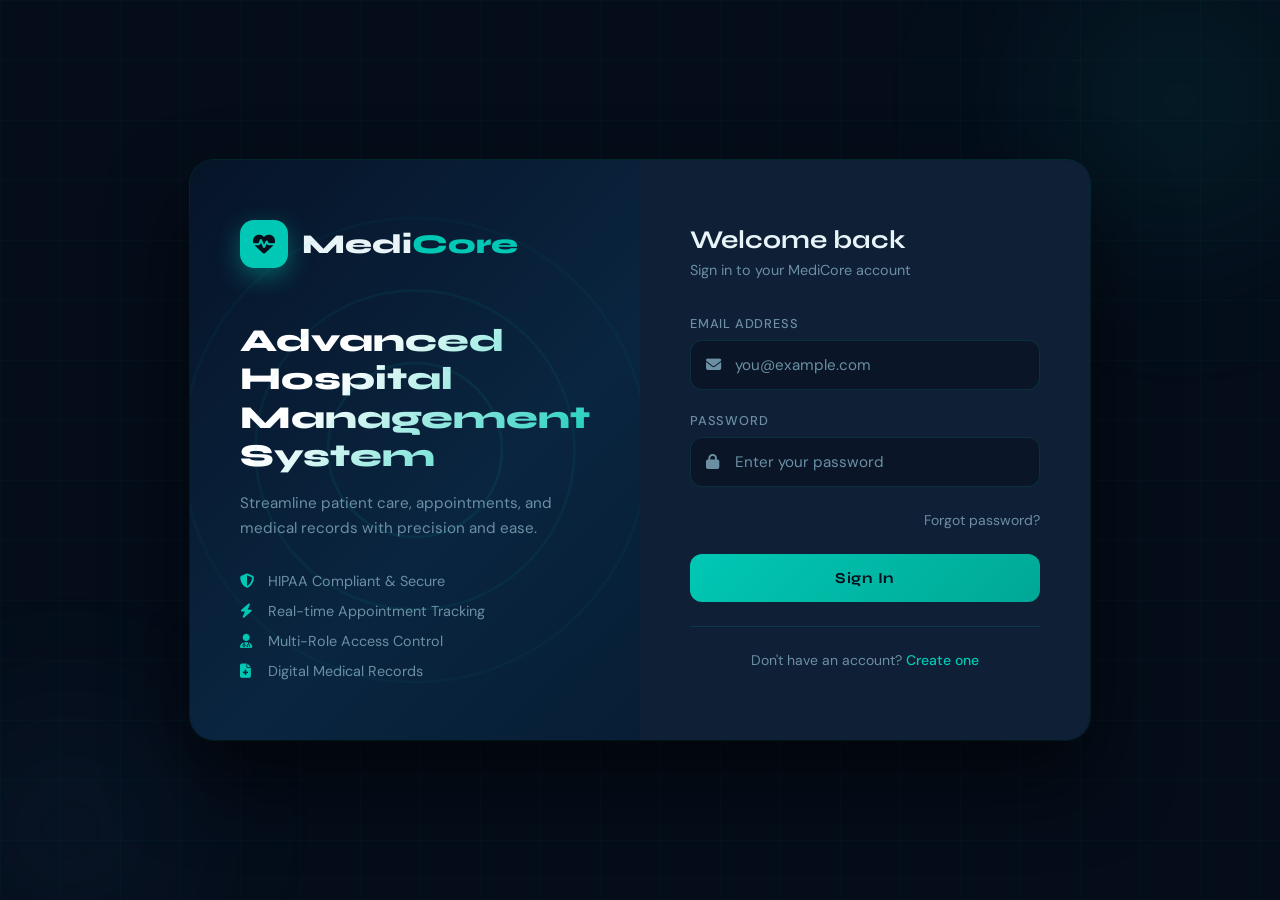
<file: frontend/index.html>
<!doctype html>
<html lang="en">
<head>
  <meta charset="UTF-8"/>
  <meta name="viewport" content="width=device-width, initial-scale=1.0"/>
  <title>MediCore — Sign In</title>
  <link href="https://fonts.googleapis.com/css2?family=Syne:wght@400;600;700;800&family=DM+Sans:ital,wght@0,300;0,400;0,500;1,300&display=swap" rel="stylesheet"/>
  <link href="https://cdnjs.cloudflare.com/ajax/libs/font-awesome/6.4.2/css/all.min.css" rel="stylesheet"/>
  <style>
    :root {
      --bg: #050d1a;
      --surface: #0a1628;
      --card: #0f1f35;
      --border: rgba(0,200,180,0.15);
      --teal: #00c8b4;
      --teal-dim: rgba(0,200,180,0.08);
      --teal-glow: rgba(0,200,180,0.25);
      --accent: #4facfe;
      --text: #e8f4f8;
      --muted: #6b8fa3;
      --error: #ff6b8a;
    }
    *{box-sizing:border-box;margin:0;padding:0}
    body{
      background:var(--bg);
      font-family:'DM Sans',sans-serif;
      color:var(--text);
      min-height:100vh;
      display:flex;
      align-items:center;
      justify-content:center;
      overflow:hidden;
      position:relative;
    }
    /* Animated background */
    .bg-grid{
      position:fixed;inset:0;
      background-image:
        linear-gradient(rgba(0,200,180,0.03) 1px,transparent 1px),
        linear-gradient(90deg,rgba(0,200,180,0.03) 1px,transparent 1px);
      background-size:60px 60px;
      pointer-events:none;
    }
    .bg-orb{
      position:fixed;border-radius:50%;filter:blur(80px);pointer-events:none;
      animation:orbFloat 8s ease-in-out infinite;
    }
    .bg-orb-1{width:400px;height:400px;background:radial-gradient(circle,rgba(0,200,180,0.12),transparent 70%);top:-100px;right:-100px;animation-delay:0s;}
    .bg-orb-2{width:300px;height:300px;background:radial-gradient(circle,rgba(79,172,254,0.10),transparent 70%);bottom:-80px;left:-80px;animation-delay:3s;}
    @keyframes orbFloat{0%,100%{transform:translate(0,0)}50%{transform:translate(20px,30px)}}

    .container{
      position:relative;z-index:10;
      display:grid;grid-template-columns:1fr 1fr;
      max-width:900px;width:100%;
      min-height:580px;
      border-radius:24px;
      overflow:hidden;
      box-shadow:0 40px 80px rgba(0,0,0,0.6),0 0 0 1px var(--border);
      margin:20px;
    }

    /* LEFT PANEL */
    .left-panel{
      background:linear-gradient(135deg,#061428 0%,#0a2540 60%,#061e35 100%);
      padding:60px 50px;
      display:flex;flex-direction:column;justify-content:space-between;
      position:relative;overflow:hidden;
    }
    .left-panel::before{
      content:'';position:absolute;top:0;right:0;bottom:0;left:0;
      background:url("data:image/svg+xml,%3Csvg width='200' height='200' viewBox='0 0 200 200' xmlns='http://www.w3.org/2000/svg'%3E%3Ccircle cx='100' cy='100' r='80' stroke='rgba(0,200,180,0.04)' stroke-width='1' fill='none'/%3E%3Ccircle cx='100' cy='100' r='55' stroke='rgba(0,200,180,0.06)' stroke-width='1' fill='none'/%3E%3Ccircle cx='100' cy='100' r='30' stroke='rgba(0,200,180,0.08)' stroke-width='1' fill='none'/%3E%3C/svg%3E") center/cover;
      pointer-events:none;
    }
    .brand{display:flex;align-items:center;gap:14px;}
    .brand-icon{
      width:48px;height:48px;background:var(--teal);border-radius:14px;
      display:flex;align-items:center;justify-content:center;
      font-size:22px;color:#050d1a;
      box-shadow:0 8px 24px rgba(0,200,180,0.4);
    }
    .brand-name{font-family:'Syne',sans-serif;font-size:1.7rem;font-weight:800;color:var(--text);}
    .brand-name span{color:var(--teal);}
    .hero-text{margin-top:auto;}
    .hero-text h2{
      font-family:'Syne',sans-serif;font-size:2rem;font-weight:800;
      line-height:1.2;margin-bottom:16px;
      background:linear-gradient(135deg,#fff 30%,var(--teal));
      -webkit-background-clip:text;-webkit-text-fill-color:transparent;
    }
    .hero-text p{color:var(--muted);font-size:0.95rem;line-height:1.6;}
    .features{display:flex;flex-direction:column;gap:12px;margin-top:32px;}
    .feat{display:flex;align-items:center;gap:12px;color:var(--muted);font-size:0.9rem;}
    .feat i{color:var(--teal);width:16px;}

    /* RIGHT PANEL */
    .right-panel{
      background:var(--card);
      padding:60px 50px;
      display:flex;flex-direction:column;justify-content:center;
    }
    .form-title{font-family:'Syne',sans-serif;font-size:1.6rem;font-weight:700;margin-bottom:6px;}
    .form-sub{color:var(--muted);font-size:0.9rem;margin-bottom:36px;}
    .field{margin-bottom:22px;position:relative;}
    .field label{display:block;font-size:0.8rem;font-weight:500;color:var(--muted);margin-bottom:8px;text-transform:uppercase;letter-spacing:0.8px;}
    .field-wrap{position:relative;}
    .field-wrap i{position:absolute;left:16px;top:50%;transform:translateY(-50%);color:var(--muted);font-size:0.95rem;transition:0.3s;}
    .field input{
      width:100%;background:var(--surface);border:1.5px solid var(--border);
      border-radius:12px;padding:14px 16px 14px 44px;
      color:var(--text);font-family:'DM Sans',sans-serif;font-size:0.95rem;
      transition:all 0.3s;outline:none;
    }
    .field input::placeholder{color:var(--muted);}
    .field input:focus{border-color:var(--teal);background:rgba(0,200,180,0.04);box-shadow:0 0 0 4px var(--teal-glow);}
    .field input:focus~i,.field-wrap:focus-within i{color:var(--teal);}
    .field-wrap i{z-index:1;pointer-events:none;}

    .error-box{
      background:rgba(255,107,138,0.08);border:1px solid rgba(255,107,138,0.3);
      border-radius:10px;padding:12px 16px;margin-bottom:20px;
      color:var(--error);font-size:0.875rem;display:none;align-items:center;gap:8px;
    }
    .btn-main{
      width:100%;padding:15px;border:none;border-radius:12px;
      background:linear-gradient(135deg,var(--teal),#00a896);
      color:#050d1a;font-family:'Syne',sans-serif;font-weight:700;
      font-size:0.95rem;letter-spacing:0.5px;cursor:pointer;
      transition:all 0.3s;position:relative;overflow:hidden;
    }
    .btn-main::before{
      content:'';position:absolute;inset:0;
      background:linear-gradient(135deg,rgba(255,255,255,0.15),transparent);
      opacity:0;transition:0.3s;
    }
    .btn-main:hover{transform:translateY(-2px);box-shadow:0 12px 30px rgba(0,200,180,0.4);}
    .btn-main:hover::before{opacity:1;}
    .btn-main:active{transform:translateY(0);}
    .btn-main.loading{pointer-events:none;opacity:0.7;}
    .spinner{display:inline-block;width:18px;height:18px;border:2px solid rgba(5,13,26,0.3);border-top-color:#050d1a;border-radius:50%;animation:spin 0.8s linear infinite;vertical-align:middle;margin-right:8px;}
    @keyframes spin{to{transform:rotate(360deg)}}

    .links{margin-top:24px;text-align:center;border-top:1px solid var(--border);padding-top:24px;}
    .links p{color:var(--muted);font-size:0.875rem;margin-bottom:8px;}
    .links a{color:var(--teal);text-decoration:none;font-weight:500;transition:0.2s;}
    .links a:hover{color:#00f5de;text-shadow:0 0 12px rgba(0,200,180,0.5);}

    /* Mobile */
    @media(max-width:700px){
      .container{grid-template-columns:1fr;max-width:420px;}
      .left-panel{display:none;}
      .right-panel{padding:48px 32px;}
    }
    @media(max-width:440px){.right-panel{padding:36px 24px;}}
  </style>
</head>
<body>
  <div class="bg-grid"></div>
  <div class="bg-orb bg-orb-1"></div>
  <div class="bg-orb bg-orb-2"></div>

  <div class="container">
    <div class="left-panel">
      <div class="brand">
        <div class="brand-icon"><i class="fas fa-heartbeat"></i></div>
        <div class="brand-name">Medi<span>Core</span></div>
      </div>
      <div class="hero-text">
        <h2>Advanced Hospital Management System</h2>
        <p>Streamline patient care, appointments, and medical records with precision and ease.</p>
        <div class="features">
          <div class="feat"><i class="fas fa-shield-alt"></i> HIPAA Compliant & Secure</div>
          <div class="feat"><i class="fas fa-bolt"></i> Real-time Appointment Tracking</div>
          <div class="feat"><i class="fas fa-user-md"></i> Multi-Role Access Control</div>
          <div class="feat"><i class="fas fa-file-medical"></i> Digital Medical Records</div>
        </div>
      </div>
    </div>

    <div class="right-panel">
      <h1 class="form-title">Welcome back</h1>
      <p class="form-sub">Sign in to your MediCore account</p>

      <div id="errorBox" class="error-box">
        <i class="fas fa-exclamation-circle"></i>
        <span id="errorText"></span>
      </div>

      <form id="loginForm" autocomplete="off">
        <div class="field">
          <label>Email Address</label>
          <div class="field-wrap">
            <input type="email" id="email" placeholder="you@example.com" required/>
            <i class="fas fa-envelope"></i>
          </div>
        </div>
        <div class="field">
          <label>Password</label>
          <div class="field-wrap">
            <input type="password" id="password" placeholder="Enter your password" required/>
            <i class="fas fa-lock"></i>
          </div>
        </div>
        <div style="text-align:right;margin-bottom:24px;">
          <a href="forgot-password.html" style="color:var(--muted);font-size:0.875rem;text-decoration:none;transition:0.2s;" onmouseover="this.style.color='var(--teal)'" onmouseout="this.style.color='var(--muted)'">Forgot password?</a>
        </div>
        <button type="submit" class="btn-main" id="loginBtn">Sign In</button>
      </form>

      <div class="links">
        <p>Don't have an account? <a href="register.html">Create one</a></p>
      </div>
    </div>
  </div>

  <script>
    const API = 'http://localhost:8080/api';
    const form = document.getElementById('loginForm');
    const btn = document.getElementById('loginBtn');
    const errorBox = document.getElementById('errorBox');
    const errorText = document.getElementById('errorText');

    function showError(msg){
      errorText.textContent = msg;
      errorBox.style.display = 'flex';
      setTimeout(()=>errorBox.style.display='none', 5000);
    }





    form.addEventListener('submit', async e => {
      e.preventDefault();
      const email = document.getElementById('email').value.trim();
      const password = document.getElementById('password').value;
      if(!email || !password) return showError('Please fill in all fields');

      btn.classList.add('loading');
      btn.innerHTML = '<span class="spinner"></span>Signing In...';

      try {
        const res = await fetch(`${API}/auth/login`, {
          method:'POST',
          headers:{'Content-Type':'application/json'},
          body:JSON.stringify({email, password})
        });
        const data = await res.json();
        if(res.ok){
          localStorage.setItem('accessToken', data.accessToken);
          localStorage.setItem('refreshToken', data.refreshToken);
          localStorage.setItem('userId', data.user_Id);
          localStorage.setItem('email', data.email);
          localStorage.setItem('role', data.role);
          const r = data.role;
          if(r==='PATIENT') window.location.href='dashboard.html';
          else if(r==='DOCTOR') window.location.href='docter-dashboard.html';
          else if(r==='ADMIN') window.location.href='admin-dashboard.html';
          else showError('Unknown role: ' + r);
        } else {
          showError(data.message || 'Invalid credentials Or Email not verified');
        }
      } catch(err) {
        showError('Network error. Please check your connection.');
      } finally {
        btn.classList.remove('loading');
        btn.innerHTML = 'Sign In';
      }
    });
  </script>
</body>
</html>
</file>
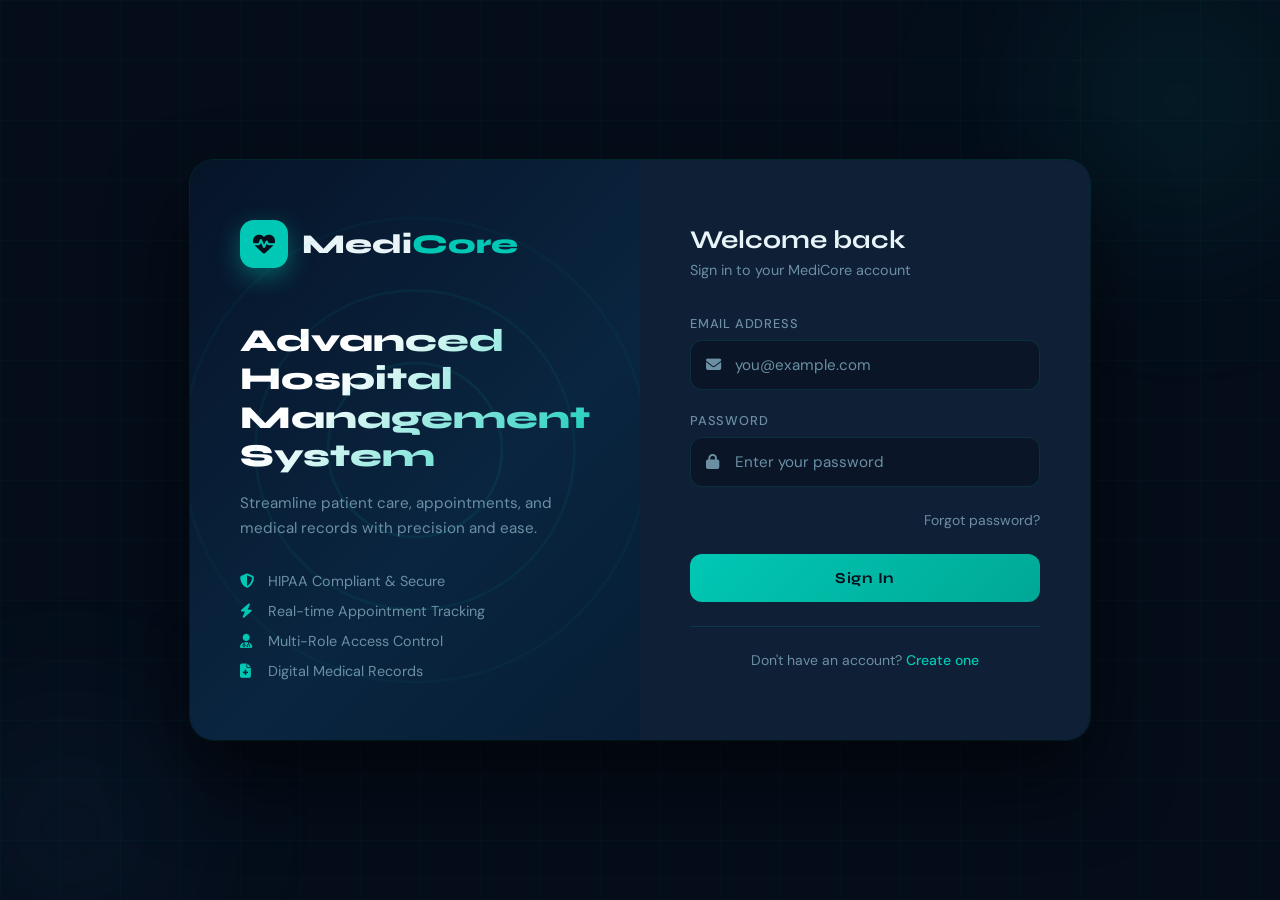
<file: frontend/admin-dashboard.html>
<!doctype html>
<html lang="en">
<head>
  <meta charset="UTF-8"/>
  <meta name="viewport" content="width=device-width, initial-scale=1.0"/>
  <title>MediCore — Admin Dashboard</title>
  <link href="https://fonts.googleapis.com/css2?family=Syne:wght@400;600;700;800&family=DM+Sans:wght@300;400;500&display=swap" rel="stylesheet"/>
  <link href="https://cdnjs.cloudflare.com/ajax/libs/font-awesome/6.4.2/css/all.min.css" rel="stylesheet"/>
  <style>
    :root{
      --bg:#060e1c;--surface:#0b1829;--card:#101f36;--card2:#0d1a2f;
      --border:rgba(160,80,255,0.15);--border2:rgba(255,255,255,0.06);
      --purple:#a855f7;--purple-dim:rgba(168,85,247,0.08);--purple-glow:rgba(168,85,247,0.2);
      --teal:#00c8b4;--teal-dim:rgba(0,200,180,0.08);
      --accent:#4facfe;--text:#dce9f0;--muted:#5a7a8e;--danger:#ff6b8a;
      --success:#00c8b4;--warn:#ffa552;--sidebar:260px;
    }
    *{box-sizing:border-box;margin:0;padding:0}
    html,body{height:100%;overflow:hidden;}
    body{background:var(--bg);font-family:'DM Sans',sans-serif;color:var(--text);display:flex;flex-direction:column;}

    .topbar{height:64px;background:var(--surface);border-bottom:1px solid var(--border);display:flex;align-items:center;justify-content:space-between;padding:0 24px;flex-shrink:0;z-index:100;box-shadow:0 2px 20px rgba(0,0,0,0.4);}
    .topbar-left{display:flex;align-items:center;gap:16px;}
    .hamburger{width:40px;height:40px;border:1px solid var(--border);background:var(--card);border-radius:10px;display:flex;flex-direction:column;justify-content:center;align-items:center;gap:5px;cursor:pointer;transition:0.3s;flex-shrink:0;}
    .hamburger:hover{border-color:var(--purple);}
    .hamburger span{width:18px;height:2px;background:var(--text);border-radius:2px;transition:0.3s;}
    .hamburger.open span:nth-child(1){transform:rotate(45deg) translate(5px,5px);}
    .hamburger.open span:nth-child(2){opacity:0;}
    .hamburger.open span:nth-child(3){transform:rotate(-45deg) translate(5px,-5px);}
    .brand{display:flex;align-items:center;gap:10px;text-decoration:none;}
    .brand-icon{width:36px;height:36px;background:linear-gradient(135deg,var(--purple),#7c3aed);border-radius:9px;display:flex;align-items:center;justify-content:center;color:#fff;font-size:16px;box-shadow:0 4px 12px rgba(168,85,247,0.4);}
    .brand-name{font-family:'Syne',sans-serif;font-size:1.2rem;font-weight:800;color:var(--text);}
    .brand-name span{color:var(--purple);}
    .topbar-right{display:flex;align-items:center;gap:12px;}
    .admin-badge{background:var(--purple-dim);border:1px solid rgba(168,85,247,0.25);color:var(--purple);border-radius:20px;padding:4px 12px;font-size:0.78rem;font-weight:600;letter-spacing:0.5px;}
    .btn-logout{background:rgba(255,107,138,0.1);border:1px solid rgba(255,107,138,0.3);color:var(--danger);border-radius:10px;padding:7px 14px;font-size:0.825rem;font-weight:600;cursor:pointer;transition:0.3s;display:flex;align-items:center;gap:6px;}
    .btn-logout:hover{background:rgba(255,107,138,0.18);}

    .layout{display:flex;flex:1;overflow:hidden;}
    .sidebar{width:var(--sidebar);flex-shrink:0;background:var(--surface);border-right:1px solid var(--border);display:flex;flex-direction:column;overflow-y:auto;transition:transform 0.35s cubic-bezier(0.4,0,0.2,1);}
    .sidebar-user{padding:24px 20px;border-bottom:1px solid var(--border);text-align:center;}
    .sidebar-avatar{width:60px;height:60px;border-radius:16px;background:linear-gradient(135deg,var(--purple),#7c3aed);display:flex;align-items:center;justify-content:center;font-size:22px;color:#fff;margin:0 auto 12px;box-shadow:0 8px 20px rgba(168,85,247,0.3);}
    .sidebar-name{font-family:'Syne',sans-serif;font-weight:700;font-size:1rem;margin-bottom:4px;}
    .sidebar-role{font-size:0.75rem;padding:3px 10px;background:var(--purple-dim);color:var(--purple);border:1px solid rgba(168,85,247,0.2);border-radius:20px;display:inline-block;}
    .nav-label{padding:12px 20px 6px;font-size:0.7rem;font-weight:600;color:var(--muted);text-transform:uppercase;letter-spacing:1px;}
    .nav-item{display:flex;align-items:center;gap:12px;padding:11px 20px;color:var(--muted);font-size:0.9rem;font-weight:500;cursor:pointer;transition:all 0.2s;border-left:3px solid transparent;margin:2px 0;}
    .nav-item i{width:18px;text-align:center;font-size:0.95rem;}
    .nav-item:hover{color:var(--text);background:rgba(255,255,255,0.04);}
    .nav-item.active{color:var(--purple);background:var(--purple-dim);border-left-color:var(--purple);}

    .main{flex:1;overflow-y:auto;padding:28px;}
    .page{display:none;}
    .page.active{display:block;animation:fadeUp 0.4s ease;}
    @keyframes fadeUp{from{opacity:0;transform:translateY(16px)}to{opacity:1;transform:translateY(0)}}
    .page-title{font-family:'Syne',sans-serif;font-size:1.4rem;font-weight:700;margin-bottom:6px;}
    .page-sub{color:var(--muted);font-size:0.875rem;margin-bottom:24px;}

    /* Stats */
  
.stats-grid{
  display:grid;
  grid-template-columns:repeat(auto-fit,minmax(240px,1fr));
  gap:20px;
  margin-bottom:28px;
  align-items:center;
}

.stat-card{
  background:linear-gradient(145deg,var(--card),var(--card2));
  border:1px solid var(--border);
  border-radius:22px;
  padding:28px 20px;
  position:relative;
  overflow:hidden;
  transition:all 0.35s ease;
  display:flex;
  flex-direction:column;
  align-items:center;
  justify-content:center;
  text-align:center;
  min-height:220px;
  backdrop-filter:blur(10px);
}

.stat-card:hover{
  transform:translateY(-8px) scale(1.02);
  box-shadow:0 20px 45px rgba(0,0,0,0.35);
  border-color:rgba(255,255,255,0.15);
}

.stat-card::before{
  content:'';
  position:absolute;
  top:0;
  left:0;
  width:100%;
  height:4px;
}

.stat-card:nth-child(1)::before{
  background:linear-gradient(90deg,var(--teal),var(--accent));
}

.stat-card:nth-child(2)::before{
  background:linear-gradient(90deg,var(--purple),#ec4899);
}

.stat-card:nth-child(3)::before{
  background:linear-gradient(90deg,var(--accent),#0284c7);
}

.stat-card:nth-child(4)::before{
  background:linear-gradient(90deg,var(--warn),#f59e0b);
}

/* glowing background effect */
.stat-card::after{
  content:'';
  position:absolute;
  width:140px;
  height:140px;
  border-radius:50%;
  top:-40px;
  right:-40px;
  background:rgba(255,255,255,0.04);
}

.stat-icon{
  width:72px;
  height:72px;
  border-radius:20px;
  display:flex;
  align-items:center;
  justify-content:center;
  font-size:28px;
  margin-bottom:18px;
  box-shadow:0 10px 25px rgba(0,0,0,0.18);
}

.si-1{
  background:rgba(0,200,180,0.14);
  color:var(--teal);
}

.si-2{
  background:rgba(168,85,247,0.14);
  color:var(--purple);
}

.si-3{
  background:rgba(79,172,254,0.14);
  color:var(--accent);
}

.si-4{
  background:rgba(255,165,82,0.14);
  color:var(--warn);
}

.stat-num{
  font-family:'Syne',sans-serif;
  font-size:2.7rem;
  font-weight:800;
  line-height:1;
  margin-bottom:10px;
  color:#fff;
  letter-spacing:1px;
}

.stat-label{
  color:var(--muted);
  font-size:0.95rem;
  font-weight:500;
  letter-spacing:0.4px;
}

/* responsive */
@media(max-width:768px){

  .stats-grid{
    grid-template-columns:1fr;
    gap:16px;
  }

  .stat-card{
    min-height:200px;
    padding:24px 18px;
  }

  .stat-icon{
    width:64px;
    height:64px;
    font-size:24px;
  }

  .stat-num{
    font-size:2.2rem;
  }
}

    .card{background:var(--card);border:1px solid var(--border);border-radius:18px;overflow:hidden;margin-bottom:20px;}
    .card-head{padding:18px 24px;border-bottom:1px solid var(--border);display:flex;align-items:center;justify-content:space-between;}
    .card-head-title{font-family:'Syne',sans-serif;font-size:1rem;font-weight:700;display:flex;align-items:center;gap:10px;}
    .card-head-title i{color:var(--purple);}
    .card-body{padding:24px;}
    .form-grid{display:grid;grid-template-columns:1fr 1fr;gap:16px;}
    .form-group{margin-bottom:16px;}
    .form-group label{display:block;font-size:0.77rem;font-weight:500;color:var(--muted);margin-bottom:6px;text-transform:uppercase;letter-spacing:0.8px;}
    .form-group input,.form-group select{width:100%;background:var(--surface);border:1.5px solid var(--border2);border-radius:11px;padding:12px 14px;color:var(--text);font-family:'DM Sans',sans-serif;font-size:0.9rem;transition:0.3s;outline:none;appearance:none;}
    .form-group input::placeholder{color:var(--muted);}
    .form-group input:focus,.form-group select:focus{border-color:var(--purple);background:var(--purple-dim);box-shadow:0 0 0 3px var(--purple-glow);}
    .btn{border:none;border-radius:10px;padding:10px 20px;font-family:'DM Sans',sans-serif;font-weight:600;font-size:0.875rem;cursor:pointer;transition:all 0.3s;display:inline-flex;align-items:center;gap:7px;}
    .btn-purple{background:linear-gradient(135deg,var(--purple),#7c3aed);color:#fff;}
    .btn-purple:hover{transform:translateY(-2px);box-shadow:0 8px 20px rgba(168,85,247,0.4);}
    .btn-success{background:linear-gradient(135deg,var(--teal),#00a896);color:#060e1c;}
    .btn-success:hover{transform:translateY(-2px);}
    .btn-danger-sm{background:rgba(255,107,138,0.1);border:1px solid rgba(255,107,138,0.3);color:var(--danger);border-radius:8px;padding:6px 12px;font-size:0.78rem;font-weight:600;cursor:pointer;transition:0.2s;display:inline-flex;align-items:center;gap:5px;}
    .btn-danger-sm:hover{background:rgba(255,107,138,0.2);}
    .btn-sm{padding:7px 14px;font-size:0.8rem;}
    .btn-full{width:100%;}

    .list-item{background:var(--card2);border:1px solid var(--border2);border-radius:13px;padding:16px 18px;margin-bottom:10px;display:flex;align-items:center;justify-content:space-between;gap:16px;transition:0.3s;}
    .list-item:hover{border-color:var(--border);box-shadow:0 4px 16px rgba(0,0,0,0.25);}
    .list-item-info{display:flex;align-items:center;gap:14px;flex:1;}
    .list-avatar{width:40px;height:40px;border-radius:11px;display:flex;align-items:center;justify-content:center;font-size:16px;font-weight:700;flex-shrink:0;}
    .la-doc{background:linear-gradient(135deg,var(--accent),#0284c7);color:#fff;}
    .la-user{background:linear-gradient(135deg,var(--teal),#00a896);color:#060e1c;}
    .la-admin{background:linear-gradient(135deg,var(--purple),#7c3aed);color:#fff;}
    .list-name{font-weight:600;font-size:0.925rem;margin-bottom:2px;}
    .list-meta{color:var(--muted);font-size:0.8rem;}
    .badge-sm{font-size:0.72rem;padding:3px 8px;border-radius:16px;font-weight:600;margin-left:6px;}
    .badge-admin{background:var(--purple-dim);color:var(--purple);border:1px solid rgba(168,85,247,0.2);}
    .badge-doc{background:rgba(79,172,254,0.08);color:var(--accent);border:1px solid rgba(79,172,254,0.2);}
    .badge-patient{background:var(--teal-dim);color:var(--teal);border:1px solid rgba(0,200,180,0.2);}

    .empty{text-align:center;padding:40px;color:var(--muted);}
    .empty i{font-size:2.5rem;margin-bottom:12px;opacity:0.4;}
    .overlay{position:fixed;inset:0;background:rgba(0,0,0,0.6);z-index:49;display:none;}
    .overlay.show{display:block;}
    .alert{border-radius:10px;padding:12px 16px;margin-bottom:16px;font-size:0.875rem;display:none;align-items:center;gap:8px;}
    .alert-success{background:rgba(0,200,180,0.08);border:1px solid rgba(0,200,180,0.25);color:var(--success);}
    .alert-error{background:rgba(255,107,138,0.08);border:1px solid rgba(255,107,138,0.25);color:var(--danger);}

    @media(max-width:900px){.stats-grid{grid-template-columns:1fr 1fr;}}
    @media(max-width:768px){
      .sidebar{position:fixed;top:64px;left:0;bottom:0;z-index:50;transform:translateX(-100%);width:260px;}
      .sidebar.open{transform:translateX(0);}
      .main{padding:20px 16px;}
      .form-grid{grid-template-columns:1fr;}
    }
    @media(max-width:560px){
      .stats-grid{grid-template-columns:1fr 1fr;}
      .topbar{padding:0 16px;}
      .admin-badge{display:none;}
      .list-item{flex-direction:column;align-items:flex-start;}
    }
    @media(max-width:380px){.stats-grid{grid-template-columns:1fr;}}
    .spinner{display:inline-block;width:18px;height:18px;border:2px solid rgba(168,85,247,0.2);border-top-color:var(--purple);border-radius:50%;animation:spin 0.8s linear infinite;}
    @keyframes spin{to{transform:rotate(360deg)}}
    .loading-state{text-align:center;padding:32px;color:var(--muted);}
  </style>
</head>
<body>

<div class="topbar">
  <div class="topbar-left">
    <div class="hamburger" id="hamburger" onclick="toggleSidebar()">
      <span></span><span></span><span></span>
    </div>
    <a href="#" class="brand">
      <div class="brand-icon"><i class="fas fa-shield-alt"></i></div>
      <div class="brand-name">Medi<span>Core</span></div>
    </a>
  </div>
  <div class="topbar-right">
    <span class="admin-badge"><i class="fas fa-crown" style="margin-right:5px;"></i>SUPER ADMIN</span>
    <button class="btn-logout" onclick="logout()"><i class="fas fa-sign-out-alt"></i> Logout</button>
  </div>
</div>

<div class="overlay" id="overlay" onclick="closeSidebar()"></div>

<div class="layout">
  <div class="sidebar" id="sidebar">
    <div class="sidebar-user">
      <div class="sidebar-avatar"><i class="fas fa-user-shield"></i></div>
      <div class="sidebar-name">Super Admin</div>
      <div class="sidebar-role"><i class="fas fa-crown" style="margin-right:4px;font-size:0.7rem;"></i>ADMINISTRATOR</div>
    </div>
    <div class="nav-label">Management</div>
    <div class="nav-item active" onclick="showPage('dashboard',this)"><i class="fas fa-chart-line"></i> Dashboard</div>
    <div class="nav-item" onclick="showPage('doctors',this)"><i class="fas fa-user-md"></i> Doctors</div>
    <div class="nav-item" onclick="showPage('users',this)"><i class="fas fa-users"></i> Patients</div>
    <div class="nav-item" onclick="showPage('create',this)"><i class="fas fa-user-plus"></i> Add Doctor</div>
  </div>

  <div class="main">

    <!-- DASHBOARD -->
    <div id="page-dashboard" class="page active">
      <div class="page-title">Overview</div>
      <p class="page-sub">Hospital management at a glance</p>

      <div class="stats-grid">
        <div class="stat-card">
          <div class="stat-icon si-1"><i class="fas fa-users"></i></div>
          <div class="stat-num" id="statPatients">—</div>
          <div class="stat-label">Total Patients</div>
        </div>
        <div class="stat-card">
          <div class="stat-icon si-2"><i class="fas fa-user-md"></i></div>
          <div class="stat-num" id="statDoctors">—</div>
          <div class="stat-label">Total Doctors</div>
        </div>
        <div class="stat-card">
          <div class="stat-icon si-3"><i class="fas fa-calendar-check"></i></div>
          <div class="stat-num" id="statAppts">—</div>
          <div class="stat-label">Total Appointments</div>
        </div>
        <div class="stat-card">
          <div class="stat-icon si-4"><i class="fas fa-clock"></i></div>
          <div class="stat-num" id="statToday">—</div>
          <div class="stat-label">Today's Appointments</div>
        </div>
      </div>

      <div style="display:grid;grid-template-columns:1fr 1fr;gap:20px;" id="dashPreview">
        <div class="card">
          <div class="card-head"><div class="card-head-title"><i class="fas fa-user-md"></i> Recent Doctors</div></div>
          <div class="card-body" id="dashDocList"><div class="loading-state"><div class="spinner"></div></div></div>
        </div>
        <div class="card">
          <div class="card-head"><div class="card-head-title" style="color:var(--text);"><i class="fas fa-users" style="color:var(--teal);"></i> Recent Patients</div></div>
          <div class="card-body" id="dashUserList"><div class="loading-state"><div class="spinner"></div></div></div>
        </div>
      </div>
    </div>

    <!-- DOCTORS -->
    <div id="page-doctors" class="page">
      <div class="page-title">Doctors</div>
      <p class="page-sub">Manage all registered doctors</p>
      <div id="docList"><div class="loading-state"><div class="spinner"></div><p style="margin-top:12px;">Loading doctors...</p></div></div>
    </div>

    <!-- USERS -->
    <div id="page-users" class="page">
      <div class="page-title">Patients</div>
      <p class="page-sub">Manage all registered patients</p>
      <div id="userList"><div class="loading-state"><div class="spinner"></div><p style="margin-top:12px;">Loading patients...</p></div></div>
    </div>

    <!-- CREATE DOCTOR -->
    <div id="page-create" class="page">
      <div class="page-title">Add New Doctor</div>
      <p class="page-sub">Register a new doctor to the system</p>
      <div id="createAlert" class="alert"></div>
      <div class="card" style="max-width:640px;">
        <div class="card-head"><div class="card-head-title"><i class="fas fa-user-plus"></i> Doctor Information</div></div>
        <div class="card-body">
          <div class="form-grid">
            <div class="form-group"><label>Full Name</label><input type="text" id="dname" placeholder="Dr. John Smith"/></div>
            <div class="form-group"><label>Email</label><input type="email" id="demail" placeholder="doctor@hospital.com"/></div>
            <div class="form-group"><label>Password</label><input type="password" id="dpassword" placeholder="Minimum 6 characters"/></div>
            <div class="form-group"><label>Specialization</label><input type="text" id="dspec" placeholder="e.g. Cardiologist"/></div>
            <div class="form-group"><label>Experience (Years)</label><input type="text" id="dexp" placeholder="Years of experience" min="0"/></div>
            <div class="form-group"><label>Availability</label>
              <select id="dstatus">
                <option value="true">Available</option>
                <option value="false">Not Available</option>
              </select>
            </div>
          </div>
          <button class="btn btn-purple btn-full" style="margin-top:8px;" onclick="createDoctor()"><i class="fas fa-plus"></i> Create Doctor Account</button>
        </div>
      </div>
    </div>

  </div>
</div>

<script>
const API = 'http://localhost:8080/api';

function getToken(){ return localStorage.getItem('accessToken'); }
async function apiCall(url, options={}){
  const token = getToken();
  return fetch(url,{
    method:options.method||'GET',
    headers:{'Content-Type':'application/json','Authorization':`Bearer ${token}`,...(options.headers||{})},
    body:options.body||null
  });
}
function doLogout(){ localStorage.clear(); window.location.href='index.html'; }

function toggleSidebar(){
  document.getElementById('sidebar').classList.toggle('open');
  document.getElementById('hamburger').classList.toggle('open');
  document.getElementById('overlay').classList.toggle('show');
}
function closeSidebar(){
  document.getElementById('sidebar').classList.remove('open');
  document.getElementById('hamburger').classList.remove('open');
  document.getElementById('overlay').classList.remove('show');
}

function showPage(name, el){
  document.querySelectorAll('.page').forEach(p=>p.classList.remove('active'));
  document.getElementById('page-'+name).classList.add('active');
  document.querySelectorAll('.nav-item').forEach(n=>n.classList.remove('active'));
  if(el) el.classList.add('active');
  closeSidebar();
  if(name==='doctors') loadDoctors();
  if(name==='users') loadUsers();
}

async function init(){
  const token = getToken();
  if(!token){ window.location.href='index.html'; return; }
  loadDashboard();
  loadDoctors();
  loadUsers();
}

async function loadDashboard(){
  try{
    const res = await apiCall(`${API}/admin/dashboard`);
    if(!res.ok) throw new Error();
    const data = await res.json();
    animateCount('statPatients', data.totalPatients||0);
    animateCount('statDoctors', data.totalDocters||data.totalDoctors||0);
    animateCount('statAppts', data.totalAppointments||0);
    animateCount('statToday', data.todayAppointments||0);
  } catch(e){}
}

function animateCount(id, target){
  let n=0; const el=document.getElementById(id);
  const step = Math.max(1,Math.floor(target/30));
  const t = setInterval(()=>{
    n=Math.min(n+step,target);
    el.textContent=n;
    if(n>=target) clearInterval(t);
  },40);
}

async function loadDoctors(){
  const list = document.getElementById('docList');
  const dash = document.getElementById('dashDocList');
  try{
    const res = await apiCall(`${API}/admin/docters`);
    const data = await res.json();
    const renderItem = (d,small) => `
      <div class="list-item">
        <div class="list-item-info">
          <div class="list-avatar la-doc">${(d.name||'D')[0].toUpperCase()}</div>
          <div>
            <div class="list-name">${d.name}<span class="badge-sm badge-doc">DOCTOR</span></div>
            <div class="list-meta"><i class="fas fa-stethoscope" style="margin-right:4px;"></i>${d.specialization||'—'} &nbsp;·&nbsp; ${d.experianceInYears||d.experienceInYears||0} yrs exp &nbsp;·&nbsp; ${d.email||''}</div>
          </div>
        </div>
        ${!small?`<button class="btn-danger-sm" onclick="deleteDoctor(${d.id},this)"><i class="fas fa-trash"></i> Remove</button>`:''}
      </div>
    `;
    if(list) list.innerHTML = data.length ? data.map(d=>renderItem(d,false)).join('') : `<div class="empty"><i class="fas fa-user-md"></i><p>No doctors found</p></div>`;
    if(dash) dash.innerHTML = data.slice(0,3).map(d=>renderItem(d,true)).join('') || `<div class="empty"><i class="fas fa-user-md"></i><p>No doctors</p></div>`;
  } catch(e){
    if(list) list.innerHTML=`<div class="empty"><i class="fas fa-exclamation-circle"></i><p>Failed to load</p></div>`;
  }
}

async function loadUsers(){
  const list = document.getElementById('userList');
  const dash = document.getElementById('dashUserList');
  try{
    const res = await apiCall(`${API}/admin/users`);
    const data = await res.json();
    const renderItem = (u,small) => `
      <div class="list-item">
        <div class="list-item-info">
          <div class="list-avatar ${u.role==='ADMIN'?'la-admin':'la-user'}">${(u.name||'U')[0].toUpperCase()}</div>
          <div>
            <div class="list-name">${u.name}<span class="badge-sm ${u.role==='ADMIN'?'badge-admin':'badge-patient'}">${u.role||'PATIENT'}</span></div>
            <div class="list-meta"><i class="fas fa-envelope" style="margin-right:4px;"></i>${u.email||'—'} &nbsp;·&nbsp; Age: ${u.age||'—'}</div>
          </div>
        </div>
        ${!small&&u.role!=='ADMIN'?`<button class="btn-danger-sm" onclick="deleteUser(${u.id},this)"><i class="fas fa-trash"></i> Remove</button>`:''}
      </div>
    `;
    if(list) list.innerHTML = data.length ? data.map(u=>renderItem(u,false)).join('') : `<div class="empty"><i class="fas fa-users"></i><p>No patients found</p></div>`;
    if(dash) dash.innerHTML = data.slice(0,3).map(u=>renderItem(u,true)).join('') || `<div class="empty"><i class="fas fa-users"></i><p>No patients</p></div>`;
  } catch(e){
    if(list) list.innerHTML=`<div class="empty"><i class="fas fa-exclamation-circle"></i><p>Failed to load</p></div>`;
  }
}

async function deleteDoctor(id, btn){
  if(!confirm('Permanently remove this doctor?')) return;
  btn.disabled=true; btn.innerHTML='<i class="fas fa-spinner fa-spin"></i>';
  try{
    await apiCall(`${API}/admin/docter/${id}`,{method:'DELETE'});
    loadDoctors();
  } catch(e){ btn.disabled=false; btn.innerHTML='<i class="fas fa-trash"></i> Remove'; }
}

async function deleteUser(id, btn){
  if(!confirm('Permanently remove this patient?')) return;
  btn.disabled=true; btn.innerHTML='<i class="fas fa-spinner fa-spin"></i>';
  try{
    await apiCall(`${API}/admin/user/${id}`,{method:'DELETE'});
    loadUsers();
  } catch(e){ btn.disabled=false; btn.innerHTML='<i class="fas fa-trash"></i> Remove'; }
}

async function createDoctor(){
  const name = document.getElementById('dname').value.trim();
  const email = document.getElementById('demail').value.trim();
  const password = document.getElementById('dpassword').value;
  const spec = document.getElementById('dspec').value.trim();
  const exp = document.getElementById('dexp').value;
  const avail = document.getElementById('dstatus').value==='true';

  if(!name||!email||!password||!spec||!exp) return showAlert('createAlert','error','Please fill in all fields');
  if(password.length<6) return showAlert('createAlert','error','Password must be at least 6 characters');

  const payload = {
    name, email, password, specialization: spec,
    experianceInYears: exp,
    availibility_stutus: avail
  };

  try{
    const res = await apiCall(`${API}/admin/docter`,{method:'POST',body:JSON.stringify(payload)});
    const data = await res.json().catch(()=>({}));
    if(res.ok){
      showAlert('createAlert','success',`Doctor "${name}" created successfully!`);
      document.getElementById('dname').value='';
      document.getElementById('demail').value='';
      document.getElementById('dpassword').value='';
      document.getElementById('dspec').value='';
      document.getElementById('dexp').value='';
      loadDoctors();
      loadDashboard();
    } else {
      showAlert('createAlert','error',data.message||'Failed to create doctor');
    }
  } catch(e){ showAlert('createAlert','error','Network error'); }
}

function showAlert(id, type, msg){
  const el=document.getElementById(id);
  el.className=`alert alert-${type}`;
  el.innerHTML=`<i class="fas fa-${type==='success'?'check-circle':'exclamation-circle'}"></i> ${msg}`;
  el.style.display='flex';
  setTimeout(()=>el.style.display='none',6000);
}

async function logout(){
  if(!confirm('Sign out of MediCore Admin?')) return;
  const rt=localStorage.getItem('refreshToken');
  try{ await fetch(`${API}/auth/logout`,{method:'POST',headers:{'Content-Type':'application/json'},body:JSON.stringify({refreshToken:rt})}); } catch(e){}
  doLogout();
}

// Dashboard responsive grid
function adjustGrid(){
  const grid = document.getElementById('dashPreview');
  if(grid) grid.style.gridTemplateColumns = window.innerWidth<700?'1fr':'1fr 1fr';
}
window.addEventListener('resize',()=>{ if(window.innerWidth>768) closeSidebar(); adjustGrid(); });
adjustGrid();
init();
</script>
</body>
</html>
</file>
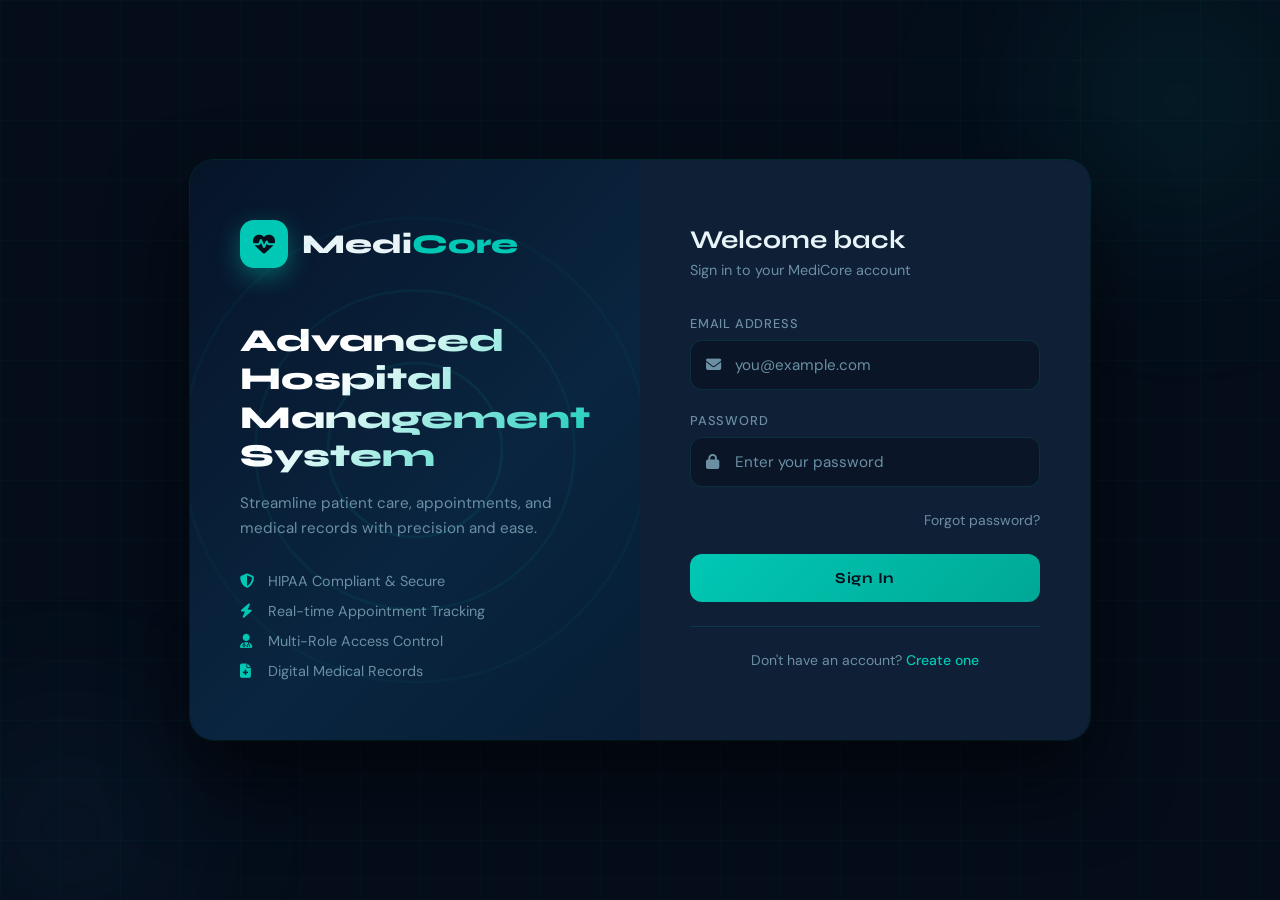
<file: frontend/dashboard.html>
<!doctype html>
<html lang="en">
<head>
  <meta charset="UTF-8"/>
  <meta name="viewport" content="width=device-width, initial-scale=1.0"/>
  <title>MediCore — Patient Dashboard</title>
  <link href="https://fonts.googleapis.com/css2?family=Syne:wght@400;600;700;800&family=DM+Sans:wght@300;400;500&display=swap" rel="stylesheet"/>
  <link href="https://cdn.jsdelivr.net/npm/bootstrap@5.3.2/dist/css/bootstrap.min.css" rel="stylesheet"/>
  <link href="https://cdnjs.cloudflare.com/ajax/libs/font-awesome/6.4.2/css/all.min.css" rel="stylesheet"/>
  <style>
    :root{
      --bg:#060e1c;--surface:#0b1829;--card:#101f36;--card2:#0d1a2f;
      --border:rgba(0,200,180,0.12);--border2:rgba(255,255,255,0.06);
      --teal:#00c8b4;--teal-dim:rgba(0,200,180,0.08);--teal-glow:rgba(0,200,180,0.2);
      --accent:#4facfe;--text:#dce9f0;--muted:#5a7a8e;--danger:#ff6b8a;
      --success:#00c8b4;--warn:#ffa552;--sidebar:260px;
    }
    *{box-sizing:border-box;margin:0;padding:0}
    html,body{height:100%;overflow:hidden;}
    body{background:var(--bg);font-family:'DM Sans',sans-serif;color:var(--text);display:flex;flex-direction:column;}

    /* ── TOP BAR ── */
    .topbar{
      height:64px;background:var(--surface);border-bottom:1px solid var(--border);
      display:flex;align-items:center;justify-content:space-between;
      padding:0 24px;flex-shrink:0;z-index:100;
      box-shadow:0 2px 20px rgba(0,0,0,0.4);
    }
    .topbar-left{display:flex;align-items:center;gap:16px;}
    .hamburger{width:40px;height:40px;border:1px solid var(--border);background:var(--card);border-radius:10px;display:flex;flex-direction:column;justify-content:center;align-items:center;gap:5px;cursor:pointer;transition:0.3s;flex-shrink:0;}
    .hamburger:hover{border-color:var(--teal);box-shadow:0 0 12px var(--teal-glow);}
    .hamburger span{width:18px;height:2px;background:var(--text);border-radius:2px;transition:0.3s;}
    .hamburger.open span:nth-child(1){transform:rotate(45deg) translate(5px,5px);}
    .hamburger.open span:nth-child(2){opacity:0;}
    .hamburger.open span:nth-child(3){transform:rotate(-45deg) translate(5px,-5px);}
    .brand{display:flex;align-items:center;gap:10px;text-decoration:none;}
    .brand-icon{width:36px;height:36px;background:var(--teal);border-radius:9px;display:flex;align-items:center;justify-content:center;color:#060e1c;font-size:16px;}
    .brand-name{font-family:'Syne',sans-serif;font-size:1.2rem;font-weight:800;color:var(--text);}
    .brand-name span{color:var(--teal);}
    .topbar-right{display:flex;align-items:center;gap:12px;}
    .user-chip{ display:flex;align-items:center;gap:10px;background:var(--card);border:1px solid var(--border);border-radius:10px;padding:6px 14px 6px 8px;}
    .user-avatar{width:30px;height:30px;border-radius:8px;background:linear-gradient(135deg,var(--teal),var(--accent));display:flex;align-items:center;justify-content:center;font-size:13px;color:#060e1c;font-weight:700;}
    .user-name{font-size:0.875rem;font-weight:500;}
    .btn-logout{background:rgba(255,107,138,0.1);border:1px solid rgba(255,107,138,0.3);color:var(--danger);border-radius:10px;padding:7px 14px;font-size:0.825rem;font-weight:600;cursor:pointer;transition:0.3s;display:flex;align-items:center;gap:6px;}
    .btn-logout:hover{background:rgba(255,107,138,0.18);transform:translateY(-1px);}

    /* ── LAYOUT ── */
    .layout{display:flex;flex:1;overflow:hidden;}

    /* ── SIDEBAR ── */
    .sidebar{
      width:var(--sidebar);flex-shrink:0;
      background:var(--surface);border-right:1px solid var(--border);
      display:flex;flex-direction:column;overflow-y:auto;
      transition:transform 0.35s cubic-bezier(0.4,0,0.2,1);
    }
    .sidebar-user{padding:24px 20px;border-bottom:1px solid var(--border);text-align:center;}
    .sidebar-avatar{width:60px;height:60px;border-radius:16px;background:linear-gradient(135deg,var(--teal),var(--accent));display:flex;align-items:center;justify-content:center;font-size:24px;color:#060e1c;margin:0 auto 12px;box-shadow:0 8px 20px rgba(0,200,180,0.3);}
    .sidebar-name{font-family:'Syne',sans-serif;font-weight:700;font-size:1rem;margin-bottom:4px;}
    .sidebar-role{font-size:0.75rem;padding:3px 10px;background:var(--teal-dim);color:var(--teal);border:1px solid rgba(0,200,180,0.2);border-radius:20px;display:inline-block;}
    .nav-section{padding:8px 0;}
    .nav-label{padding:12px 20px 6px;font-size:0.7rem;font-weight:600;color:var(--muted);text-transform:uppercase;letter-spacing:1px;}
    .nav-item{display:flex;align-items:center;gap:12px;padding:11px 20px;color:var(--muted);text-decoration:none;font-size:0.9rem;font-weight:500;cursor:pointer;transition:all 0.2s;border-left:3px solid transparent;margin:2px 0;}
    .nav-item i{width:18px;text-align:center;font-size:0.95rem;}
    .nav-item:hover{color:var(--text);background:rgba(255,255,255,0.04);border-left-color:var(--border);}
    .nav-item.active{color:var(--teal);background:var(--teal-dim);border-left-color:var(--teal);}

    /* ── MAIN ── */
    .main{flex:1;overflow-y:auto;padding:28px;}
    .page{display:none;}
    .page.active{display:block;animation:fadeUp 0.4s ease;}
    @keyframes fadeUp{from{opacity:0;transform:translateY(16px)}to{opacity:1;transform:translateY(0)}}
    .page-title{font-family:'Syne',sans-serif;font-size:1.4rem;font-weight:700;margin-bottom:6px;}
    .page-sub{color:var(--muted);font-size:0.875rem;margin-bottom:24px;}

    /* ── CARDS ── */
    .card{background:var(--card);border:1px solid var(--border);border-radius:18px;overflow:hidden;margin-bottom:20px;}
    .card-head{padding:18px 24px;border-bottom:1px solid var(--border);display:flex;align-items:center;justify-content:space-between;}
    .card-head-title{font-family:'Syne',sans-serif;font-size:1rem;font-weight:700;display:flex;align-items:center;gap:10px;}
    .card-head-title i{color:var(--teal);}
    .card-body{padding:24px;}

    /* ── FORM ── */
    .form-grid{display:grid;grid-template-columns:1fr 1fr;gap:16px;}
    .form-group{margin-bottom:18px;}
    .form-group.full{grid-column:1/-1;}
    .form-group label{display:block;font-size:0.77rem;font-weight:500;color:var(--muted);margin-bottom:6px;text-transform:uppercase;letter-spacing:0.8px;}
    .form-group input,.form-group select,.form-group textarea{
      width:100%;background:var(--surface);border:1.5px solid var(--border2);
      border-radius:11px;padding:12px 14px;color:var(--text);
      font-family:'DM Sans',sans-serif;font-size:0.9rem;transition:0.3s;outline:none;
    }
    .form-group input::placeholder,.form-group textarea::placeholder{color:var(--muted);}
    .form-group input:focus,.form-group select:focus,.form-group textarea:focus{border-color:var(--teal);background:rgba(0,200,180,0.04);box-shadow:0 0 0 3px var(--teal-glow);}
    .form-group select{appearance:none;cursor:pointer; color: #5a7a8e;}
    .form-group textarea{resize:vertical;min-height:80px;}

    /* ── BUTTONS ── */
    .btn{border:none;border-radius:10px;padding:10px 20px;font-family:'DM Sans',sans-serif;font-weight:600;font-size:0.875rem;cursor:pointer;transition:all 0.3s;display:inline-flex;align-items:center;gap:7px;}
    .btn-teal{background:linear-gradient(135deg,var(--teal),#00a896);color:#060e1c;}
    .btn-teal:hover{transform:translateY(-2px);box-shadow:0 8px 20px rgba(0,200,180,0.35);}
    .btn-accent{background:linear-gradient(135deg,var(--accent),#0284c7);color:#fff;}
    .btn-accent:hover{transform:translateY(-2px);box-shadow:0 8px 20px rgba(79,172,254,0.35);}
    .btn-danger{background:rgba(255,107,138,0.1);border:1px solid rgba(255,107,138,0.3);color:var(--danger);}
    .btn-danger:hover{background:rgba(255,107,138,0.18);}
    .btn-sm{padding:7px 14px;font-size:0.8rem;}
    .btn-full{width:100%;}

    /* ── APPOINTMENT CARDS ── */
    .appt-card{background:var(--card2);border:1px solid var(--border2);border-radius:14px;padding:18px 20px;margin-bottom:12px;display:flex;align-items:flex-start;justify-content:space-between;gap:16px;transition:0.3s;}
    .appt-card:hover{border-color:var(--border);box-shadow:0 4px 20px rgba(0,0,0,0.3);}
    .appt-info h5{font-family:'Syne',sans-serif;font-size:0.95rem;font-weight:700;margin-bottom:4px;}
    .appt-info p{color:var(--muted);font-size:0.825rem;margin-bottom:3px;}
    .appt-actions{display:flex;align-items:center;gap:8px;flex-shrink:0;}
    .badge{display:inline-flex;align-items:center;padding:4px 10px;border-radius:20px;font-size:0.75rem;font-weight:600;}
    .badge-confirmed{background:rgba(0,200,180,0.1);color:var(--teal);border:1px solid rgba(0,200,180,0.2);}
    .badge-pending{background:rgba(255,165,82,0.1);color:var(--warn);border:1px solid rgba(255,165,82,0.2);}
    .badge-cancelled{background:rgba(255,107,138,0.1);color:var(--danger);border:1px solid rgba(255,107,138,0.2);}
    .badge-completed{background:rgba(79,172,254,0.1);color:var(--accent);border:1px solid rgba(79,172,254,0.2);}

    /* ── DOCTOR GRID ── */
    .doc-grid{display:grid;grid-template-columns:repeat(auto-fill,minmax(220px,1fr));gap:16px;}
    .doc-card{background:var(--card2);border:1px solid var(--border2);border-radius:14px;padding:20px;text-align:center;transition:0.3s;cursor:pointer;}
    .doc-card:hover{border-color:var(--teal);transform:translateY(-4px);box-shadow:0 12px 30px rgba(0,0,0,0.3);}
    .doc-avatar{width:56px;height:56px;border-radius:14px;background:linear-gradient(135deg,var(--accent),#0284c7);display:flex;align-items:center;justify-content:center;font-size:22px;color:#fff;margin:0 auto 12px;}
    .doc-name{font-family:'Syne',sans-serif;font-weight:700;font-size:0.95rem;margin-bottom:4px;}
    .doc-spec{color:var(--teal);font-size:0.8rem;margin-bottom:4px;}
    .doc-exp{color:var(--muted);font-size:0.78rem;}

    /* ── MODAL ── */
    .modal-overlay{position:fixed;inset:0;background:rgba(0,0,0,0.7);backdrop-filter:blur(6px);z-index:500;display:flex;align-items:center;justify-content:center;padding:20px;opacity:0;pointer-events:none;transition:0.3s;}
    .modal-overlay.open{opacity:1;pointer-events:all;}
    .modal-box{background:var(--card);border:1px solid var(--border);border-radius:20px;width:100%;max-width:460px;box-shadow:0 40px 80px rgba(0,0,0,0.6);transform:translateY(20px);transition:0.3s;}
    .modal-overlay.open .modal-box{transform:translateY(0);}
    .modal-head{padding:20px 24px;border-bottom:1px solid var(--border);display:flex;align-items:center;justify-content:space-between;}
    .modal-head h4{font-family:'Syne',sans-serif;font-size:1.05rem;font-weight:700;}
    .modal-close{width:32px;height:32px;background:var(--surface);border:1px solid var(--border);border-radius:8px;display:flex;align-items:center;justify-content:center;cursor:pointer;color:var(--muted);transition:0.2s;}
    .modal-close:hover{color:var(--danger);border-color:rgba(255,107,138,0.3);}
    .modal-body{padding:24px; }
    .modal-foot{padding:16px 24px;border-top:1px solid var(--border);display:flex;justify-content:flex-end;gap:10px;}

    /* ── ALERT ── */
    .alert{border-radius:10px;padding:12px 16px;margin-bottom:16px;font-size:0.875rem;display:none;align-items:center;gap:8px;}
    .alert-success{background:rgba(0,200,180,0.08);border:1px solid rgba(0,200,180,0.25);color:var(--success);}
    .alert-error{background:rgba(255,107,138,0.08);border:1px solid rgba(255,107,138,0.25);color:var(--danger);}

    /* ── EMPTY STATE ── */
    .empty{text-align:center;padding:48px 24px;color:var(--muted);}
    .empty i{font-size:3rem;margin-bottom:16px;opacity:0.4;}
    .empty p{font-size:0.9rem;}

    /* ── OVERLAY (mobile) ── */
    .overlay{position:fixed;inset:0;background:rgba(0,0,0,0.6);z-index:49;display:none;}
    .overlay.show{display:block;}

    /* ── RESPONSIVE ── */
    @media(max-width:768px){
      .sidebar{position:fixed;top:64px;left:0;bottom:0;z-index:50;transform:translateX(-100%);width:260px;}
      .sidebar.open{transform:translateX(0);}
      .main{padding:20px 16px;}
      .form-grid{grid-template-columns:1fr;}
      .form-group.full{grid-column:auto;}
    }
    @media(max-width:480px){
      .topbar{padding:0 16px;}
      .user-name{display:none;}
      .appt-card{flex-direction:column;}
    }

    /* ── SPINNER ── */
    .spinner{display:inline-block;width:18px;height:18px;border:2px solid rgba(0,200,180,0.2);border-top-color:var(--teal);border-radius:50%;animation:spin 0.8s linear infinite;}
    @keyframes spin{to{transform:rotate(360deg)}}
    .loading-state{text-align:center;padding:40px;color:var(--muted);}


    @media(max-width:768px){

  .sidebar{
    position:fixed;
    top:64px;
    left:0;
    bottom:0;
    z-index:50;
    transform:translateX(-100%);
    width:260px;
  }

  .sidebar.open{
    transform:translateX(0);
  }

  .main{
    padding:20px 16px;
  }

  .form-grid{
    grid-template-columns:1fr;
  }

  .form-group.full{
    grid-column:auto;
  }

  /* TOPBAR MOBILE FIX */
  .topbar{
    padding:0 12px;
    gap:10px;
  }

  .topbar-left{
    flex:1;
    min-width:0;
  }

  .topbar-right{
    display:flex;
    align-items:center;
    gap:8px;
    flex-shrink:0;
  }

  .brand-name{
    font-size:1rem;
    white-space:nowrap;
  }

  .btn-logout{
    padding:7px 10px;
    font-size:0.75rem;
  }

  .btn-logout span{
    display:none;
  }
}

@media(max-width:480px){

  .topbar{
    height:60px;
    padding:0 10px;
  }

  .brand-name{
    font-size:0.9rem;
  }

  .user-chip{
    padding:4px 8px;
    display: none;
  }

  .user-name{
    display:none;
  }

  .btn-logout{
    width:38px;
    height:38px;
    padding:0;
    justify-content:center;
    border-radius:10px;
    border-color: transparent;
  }

  .btn-logout i{
    margin:0;
    font-size:14px;
  }

  .appt-card{
    flex-direction:column;
  }
}
  </style>
</head>
<body>

<!-- TOP BAR -->
<div class="topbar">
  <div class="topbar-left">
    <div class="hamburger" id="hamburger" onclick="toggleSidebar()">
      <span></span><span></span><span></span>
    </div>
    <a href="#" class="brand">
      <div class="brand-icon"><i class="fas fa-heartbeat"></i></div>
      <div class="brand-name">Medi<span>Core</span></div>
    </a>
  </div>
  <div class="topbar-right">
    <div class="user-chip">
      <div class="user-avatar" id="topAvatar">P</div>
      <span class="user-name" id="topName">Patient</span>
    </div>
    <button class="btn-logout" onclick="logout()"><i class="fas fa-sign-out-alt"></i> Logout</button>
  </div>
</div>

<div class="overlay" id="overlay" onclick="closeSidebar()"></div>

<div class="layout">
  <!-- SIDEBAR -->
  <div class="sidebar" id="sidebar">
    <div class="sidebar-user">
      <div class="sidebar-avatar"><i class="fas fa-user"></i></div>
      <div class="sidebar-name" id="sideName">Loading...</div>
      <div class="sidebar-role">PATIENT</div>
    </div>
    <div class="nav-section">
      <div class="nav-label">Main</div>
      <div class="nav-item active" onclick="showPage('profile',this)"><i class="fas fa-user"></i> Profile</div>
      <div class="nav-item" onclick="showPage('appointments',this)"><i class="fas fa-calendar-check"></i> Appointments</div>
      <div class="nav-item" onclick="showPage('doctors',this)"><i class="fas fa-user-md"></i> Docters</div>
      <div class="nav-item" onclick="showPage('records',this)"><i class="fas fa-file-medical"></i> Medical Records</div>
    </div>
    <div class="nav-section" style="margin-top:auto;border-top:1px solid var(--border);padding-top:12px;">
      <div class="nav-item" onclick="showPage('password',this)"><i class="fas fa-lock"></i> Change Password</div>
    </div>
  </div>

  <!-- MAIN CONTENT -->
  <div class="main">

    <!-- PROFILE PAGE -->
    <div id="page-profile" class="page active">
      <div class="page-title">My Profile</div>
      <p class="page-sub">Manage your personal and medical information</p>
      <div id="profileAlert" class="alert"></div>
      <div class="card">
        <div class="card-head">
          <div class="card-head-title" style="color: #dce9f0;"><i class="fas fa-user-circle"></i> Personal Information</div>
        </div>
        <div class="card-body">
          <form id="profileForm" onsubmit="updateProfile(event)">
            <div class="form-grid">
              <div class="form-group"><label>Full Name</label><input type="text" id="pName" placeholder="Your name"/></div>
              <div class="form-group"><label>Email Address</label><input type="email" id="pEmail" placeholder="Email"/></div>
              <div class="form-group"><label>Age</label><input type="number" id="pAge" placeholder="Age" min="1" max="120"/></div>
              <div class="form-group"><label>Gender</label>
                <select id="pGender">
                  <option value="">Select</option>
                  <option value="MALE">Male</option>
                  <option value="FEMALE">Female</option>
                  <option value="OTHER">Other</option>
                </select>
              </div>
              <div class="form-group full"><label>Medical Record Upload <span style="color:var(--muted);font-size:0.75rem;">(PDF / Image)</span></label>
                <input type="file" id="medFile" accept=".pdf,image/*" style="padding:10px;"/>
              </div>
            </div>
            <div id="reportPreview" style="margin-bottom:16px;"></div>
            <div style="display:flex;gap:12px;flex-wrap:wrap;">
              <button type="submit" class="btn btn-teal"><i class="fas fa-save"></i> Save Changes</button>
              <button type="button" class="btn btn-accent" onclick="uploadReport()"><i class="fas fa-upload"></i> Upload Report</button>
            </div>
          </form>
        </div>
      </div>
    </div>

    <!-- APPOINTMENTS PAGE -->
    <div id="page-appointments" class="page">
      <div class="page-title">My Appointments</div>
      <p class="page-sub">View and manage your scheduled appointments</p>
      <div style="margin-bottom:20px;">
        <button class="btn btn-teal" onclick="openBookModal()"><i class="fas fa-plus"></i> Book Appointment</button>
      </div>
      <div id="apptList"><div class="loading-state"><div class="spinner"></div><p style="margin-top:12px;">Loading appointments...</p></div></div>
    </div>

    <!-- DOCTORS PAGE -->
    <div id="page-doctors" class="page">
      <div class="page-title">Available Doctors</div>
      <p class="page-sub">Browse our team of specialist doctors</p>
      <div id="docList"><div class="loading-state"><div class="spinner"></div><p style="margin-top:12px;">Loading doctors...</p></div></div>
    </div>

    <!-- RECORDS PAGE -->
    <div id="page-records" class="page">
      <div class="page-title">Medical Records</div>
      <p class="page-sub">Your diagnosis and prescription history</p>
      <div id="recordList"><div class="loading-state"><div class="spinner"></div><p style="margin-top:12px;">Loading records...</p></div></div>
    </div>

    <!-- CHANGE PASSWORD PAGE -->
    <div id="page-password" class="page">
      <div class="page-title">Change Password</div>
      <p class="page-sub">Update your account security</p>
      <div id="pwAlert" class="alert"></div>
      <div class="card" style="max-width:480px;">
        <div class="card-body">
          <form id="pwForm" onsubmit="changePassword(event)">
            <div class="form-group"><label>Current Password</label><input type="password" id="curPw" placeholder="Current password"/></div>
            <div class="form-group"><label>New Password</label><input type="password" id="newPw" placeholder="New password (min 6 chars)"/></div>
            <div class="form-group"><label>Confirm New Password</label><input type="password" id="confPw" placeholder="Repeat new password"/></div>
            <button type="submit" class="btn btn-teal btn-full"><i class="fas fa-shield-alt"></i> Update Password</button>
          </form>
        </div>
      </div>
    </div>

  </div><!-- /main -->
</div><!-- /layout -->

<!-- BOOK APPOINTMENT MODAL -->
<div class="modal-overlay" id="bookModal">
  <div class="modal-box">
    <div class="modal-head">
      <h4><i class="fas fa-calendar-plus" style="color:var(--teal);margin-right:8px;"></i>Book Appointment</h4>
      <div class="modal-close" onclick="closeBookModal()"><i class="fas fa-times"></i></div>
    </div>
    <div class="modal-body">
      <div class="form-group"><label>Select Doctor</label>
        <select id="bookDocSel"></select>
      </div>
      <div class="form-group"><label>Date & Time</label>
        <input type="datetime-local" id="bookDate"/>
      </div>
    </div>
    <div class="modal-foot">
      <button class="btn btn-sm" onclick="closeBookModal()" style="background:var(--surface);color:var(--muted);border:1px solid var(--border);">Cancel</button>
      <button class="btn btn-teal btn-sm" onclick="bookAppointment()"><i class="fas fa-check"></i> Confirm Booking</button>
    </div>
  </div>
</div>

<script src="https://cdn.jsdelivr.net/npm/bootstrap@5.3.2/dist/js/bootstrap.bundle.min.js"></script>
<script>
const API = 'http://localhost:8080/api';
let currentUser = null;
let allDoctors = [];

function getToken(){ return localStorage.getItem('accessToken'); }

async function apiCall(url, options={}){
  const token = getToken();
  const resp = await fetch(url,{
    ...options,
    headers:{'Content-Type':'application/json','Authorization':`Bearer ${token}`,...(options.headers||{})}
  });
  if(resp.status===401){
    await refreshToken();
    return apiCall(url,options);
  }
  return resp;
}

async function refreshToken(){
  const rt = localStorage.getItem('refreshToken');
  try{
    const res = await fetch(`${API}/auth/refresh-token`,{method:'POST',headers:{'Content-Type':'application/json'},body:JSON.stringify({refreshToken:rt})});
    const data = await res.json();
    if(res.ok){ localStorage.setItem('accessToken',data.accessToken); }
    else { doLogout(); }
  } catch(e){ doLogout(); }
}

function doLogout(){localStorage.clear();window.location.href='index.html';}

// Sidebar
function toggleSidebar(){
  const s=document.getElementById('sidebar');
  const h=document.getElementById('hamburger');
  const o=document.getElementById('overlay');
  s.classList.toggle('open');h.classList.toggle('open');o.classList.toggle('show');
}
function closeSidebar(){
  document.getElementById('sidebar').classList.remove('open');
  document.getElementById('hamburger').classList.remove('open');
  document.getElementById('overlay').classList.remove('show');
}

// Pages
function showPage(name, el){
  document.querySelectorAll('.page').forEach(p=>p.classList.remove('active'));
  document.getElementById('page-'+name).classList.add('active');
  document.querySelectorAll('.nav-item').forEach(n=>n.classList.remove('active'));
  if(el) el.classList.add('active');
  closeSidebar();
  if(name==='appointments') loadAppointments();
  if(name==='doctors') loadDoctors();
  if(name==='records') loadRecords();
}

// Init
async function init(){
  const token = getToken();
  if(!token){ window.location.href='index.html'; return; }
  try{
    const res = await apiCall(`${API}/patients/profile`);
    if(!res.ok){ doLogout(); return; }
    currentUser = await res.json();
    document.getElementById('topName').textContent = currentUser.name;
    document.getElementById('topAvatar').textContent = currentUser.name[0].toUpperCase();
    document.getElementById('sideName').textContent = currentUser.name;
    fillProfile(currentUser);
    loadDoctors();
    loadReport();
  } catch(e){ doLogout(); }
}

// Profile
function fillProfile(u){
  document.getElementById('pName').value = u.name||'';
  document.getElementById('pEmail').value = u.email||'';
  document.getElementById('pAge').value = u.age||'';
  document.getElementById('pGender').value = u.gender||'';
}

async function updateProfile(e){
  e.preventDefault();
  const payload = {
    name: document.getElementById('pName').value,
    email: document.getElementById('pEmail').value,
    age: parseInt(document.getElementById('pAge').value),
    gender: document.getElementById('pGender').value
  };
  try{
    const res = await apiCall(`${API}/patients/profile`,{method:'PUT',body:JSON.stringify(payload)});
    if(res.ok){
      showAlert('profileAlert','success','Profile updated successfully!');
      currentUser = {...currentUser,...payload};
      document.getElementById('topName').textContent = payload.name;
      document.getElementById('sideName').textContent = payload.name;
    } else {
      const e2 = await res.json().catch(()=>({}));
      showAlert('profileAlert','error', e2.message||'Update failed');
    }
  } catch(err){ showAlert('profileAlert','error','Network error'); }
}

// Upload report
async function uploadReport(){
  const file = document.getElementById('medFile').files[0];
  if(!file){ showAlert('profileAlert','error','Please select a file first'); return; }
  const fd = new FormData();
  fd.append('file', file);
  const token = getToken();
  try{
    const res = await fetch(`${API}/patients/${currentUser.patient_Id||currentUser.id}/report`,{
      method:'POST',headers:{'Authorization':`Bearer ${token}`},body:fd
    });
    if(res.ok){ showAlert('profileAlert','success','Report uploaded successfully!'); loadReport(); }
    else showAlert('profileAlert','error','Upload failed');
  } catch(e){ showAlert('profileAlert','error','Network error'); }
}

async function loadReport(){
  const uid = currentUser?.patient_Id||currentUser?.id;
  if(!uid) return;
  const token = getToken();
  try{
    const res = await fetch(`${API}/patients/${uid}/report`,{headers:{'Authorization':`Bearer ${token}`}});
    if(!res.ok){ document.getElementById('reportPreview').innerHTML=''; return; }
    const blob = await res.blob();
    const url = URL.createObjectURL(blob);
    const ct = res.headers.get('content-type')||'';
    const prev = document.getElementById('reportPreview');
    if(ct.includes('image')){
      prev.innerHTML=`<img src="${url}" style="max-width:200px;border-radius:10px;border:1px solid var(--border);" /><br><a href="${url}" target="_blank" style="color:var(--teal);font-size:0.8rem;">View Full Image</a>`;
    } else if(ct.includes('pdf')){
      prev.innerHTML=`<a href="${url}" target="_blank" class="btn btn-sm" style="background:var(--teal-dim);color:var(--teal);border:1px solid rgba(0,200,180,0.2);"><i class="fas fa-file-pdf" style="margin-right:6px;"></i>View PDF Report</a>`;
    }
  } catch(e){}
}

// Appointments
async function loadAppointments(){
  document.getElementById('apptList').innerHTML = `<div class="loading-state"><div class="spinner"></div><p style="margin-top:12px;">Loading...</p></div>`;
  try{
    const res = await apiCall(`${API}/patients/appointments`);
    const data = await res.json();
    if(!data||data.length===0){
      document.getElementById('apptList').innerHTML = `<div class="empty"><i class="fas fa-calendar-times"></i><p>No appointments found</p></div>`;
      return;
    }
    document.getElementById('apptList').innerHTML = data.map(a=>`
      <div class="appt-card">
        <div class="appt-info">
          <h5><i class="fas fa-user-md" style="color:var(--teal);margin-right:8px;"></i>${a.docter||'Doctor'}</h5>
          <p><i class="fas fa-stethoscope" style="margin-right:6px;color:var(--muted);"></i>${a.specialization||'General' }</p>
          <p><i class="fas fa-clock" style="margin-right:6px;color:var(--muted);"></i>${new Date(a.appointment_Date).toLocaleString()}</p>
          <p style="color:var(--muted);font-size:0.78rem;">ID: #${a.appointment_Id}</p>
        </div>
        <div class="appt-actions">
          <span class="badge badge-${(a.status||'PENDING').toLowerCase()}">${a.status||'PENDING'}</span>
          ${a.status!=='COMPLETED'&&a.status!=='CANCELLED'?`<button class="btn btn-danger btn-sm" onclick="cancelAppointment(${a.appointment_Id})"><i class="fas fa-times"></i> Cancel</button>`:''}
        </div>
      </div>
    `).join('');
  } catch(e){
    document.getElementById('apptList').innerHTML = `<div class="empty"><i class="fas fa-exclamation-circle"></i><p>Failed to load appointments</p></div>`;
  }
}

async function cancelAppointment(id){
  if(!confirm('Cancel this appointment?')) return;
  try{
    await apiCall(`${API}/patients/appointments/${id}`,{method:'DELETE'});
    loadAppointments();
  } catch(e){ alert('Cancel failed'); }
}

// Doctors
async function loadDoctors(){
  document.getElementById('docList').innerHTML = `<div class="loading-state"><div class="spinner"></div><p style="margin-top:12px;">Loading...</p></div>`;
  try{
    const res = await apiCall(`${API}/patients/docters`);
    allDoctors = await res.json();
    if(!allDoctors||allDoctors.length===0){
      document.getElementById('docList').innerHTML = `<div class="empty"><i class="fas fa-user-md"></i><p>No doctors available</p></div>`;
      return;
    }
    fillDocDropdown();
    document.getElementById('docList').innerHTML = `<div class="doc-grid">${allDoctors.map(d=>`
      <div class="doc-card">
        <div class="doc-avatar"><i class="fas fa-user-md"></i></div>
        <div class="doc-name">${d.name}</div>
        <div class="doc-spec">${d.specialization}</div>
        <div class="doc-exp">${d.experianceInYears||d.experienceInYears||0} yrs experience</div>
         <div style="color:var(--muted);font-size:0.78rem; ">Docter Id : ${d.id || d.docter_id || '-'} </div>
      </div>
    `).join('')}</div>`;
  } catch(e){
    document.getElementById('docList').innerHTML = `<div class="empty"><i class="fas fa-exclamation-circle"></i><p>Failed to load doctors</p></div>`;
  }
}

function fillDocDropdown(){
  document.getElementById('bookDocSel').innerHTML = allDoctors.map(d=>`<option value="${d.id}">${d.name} — ${d.specialization}</option>`).join('');
}

// Records
async function loadRecords() {

  const uid = currentUser?.patient_Id || currentUser?.id;

  if (!uid) {
    document.getElementById('recordList').innerHTML = `
      <div class="empty">
        <i class="fas fa-file-medical"></i>
        <p>Profile not loaded</p>
      </div>
    `;
    return;
  }

  document.getElementById('recordList').innerHTML = `
    <div class="loading-state">
      <div class="spinner"></div>
      <p style="margin-top:12px;">Loading medical records...</p>
    </div>
  `;

  try {

    // GET medical records API
    const res = await apiCall(`${API}/patients/medical-record/${uid}`);

    if (!res.ok) {
      throw new Error("Failed to fetch records");
    }

    const records = await res.json();

    if (!records || records.length === 0) {
      document.getElementById('recordList').innerHTML = `
        <div class="empty">
          <i class="fas fa-file-medical"></i>
          <p>No medical records found</p>
        </div>
      `;
      return;
    }

    document.getElementById('recordList').innerHTML = records.map(r => `
      <div class="appt-card">

        <div class="appt-info">

          <h5>
            <i class="fas fa-file-medical"
               style="color:var(--teal);margin-right:8px;">
            </i>
            Medical-Record Id: ${r.medicalRecord_Id || r.id}
          </h5>

          <p>
            <i class="fas fa-user-md"
               style="margin-right:6px;color:var(--muted);">
            </i>Docter: 
            ${r.docter_Name || 'Doctor'}
          </p>

          <p>
            <strong>Diagnosis:</strong>
            ${r.diagnosis || 'N/A'}
          </p>

          <p>
            <strong>Prescription:</strong>
            ${r.medicine || 'N/A'}
          </p>

          <p>
            <strong>Notes:</strong>
            ${r.notes || 'N/A'}
          </p>

          <p>
            <i class="fas fa-clock"
               style="margin-right:6px;color:var(--muted);">
            </i>Created: 
            ${r.createdAt
              ? new Date(r.createdAt).toLocaleString()
              : 'No Date'}
          </p>

        </div>

        <span class="badge badge-completed">
          RECORD CREATED
        </span>

      </div>
    `).join('');

  } catch (e) {

    document.getElementById('recordList').innerHTML = `
      <div class="empty">
        <i class="fas fa-exclamation-circle"></i>
        <p>Failed to load records</p>
      </div>
    `;

    console.error(e);
  }
}






// async function loadRecords(){
//   const uid = currentUser?.patient_Id||currentUser?.id;
//   if(!uid){ document.getElementById('recordList').innerHTML=`<div class="empty"><i class="fas fa-file-medical"></i><p>Profile not loaded</p></div>`; return; }
//   document.getElementById('recordList').innerHTML = `<div class="loading-state"><div class="spinner"></div><p style="margin-top:12px;">Loading...</p></div>`;
//   // try via doctor records endpoint (patients can view via appointments)
//   try{
//     const res = await apiCall(`${API}/patients/appointments`);
//     const appts = await res.json();
//     if(!appts||appts.length===0){
//       document.getElementById('recordList').innerHTML = `<div class="empty"><i class="fas fa-file-medical"></i><p>No medical records found</p></div>`;
//       return;
//     }
//     document.getElementById('recordList').innerHTML = appts.filter(a=>a.status==='COMPLETED').map(a=>`
//       <div class="appt-card">
//         <div class="appt-info">
//           <h5><i class="fas fa-file-medical" style="color:var(--teal);margin-right:8px;"></i>Appointment #${a.appointment_Id}</h5>
//           <p><i class="fas fa-user-md" style="margin-right:6px;color:var(--muted);"></i>${a.docter||'Doctor'}</p>
//           <p><i class="fas fa-clock" style="margin-right:6px;color:var(--muted);"></i>${new Date(a.appointment_Date).toLocaleString()}</p>
//         </div>
//         <span class="badge badge-completed">COMPLETED</span>
//       </div>
//     `).join('') || `<div class="empty"><i class="fas fa-file-medical"></i><p>No completed appointments with records</p></div>`;
//   } catch(e){
//     document.getElementById('recordList').innerHTML = `<div class="empty"><i class="fas fa-exclamation-circle"></i><p>Failed to load records</p></div>`;
//   }
// }






// Book Modal
function openBookModal(){
  if(!allDoctors.length){ loadDoctors().then(()=>document.getElementById('bookModal').classList.add('open')); }
  else{ fillDocDropdown(); document.getElementById('bookModal').classList.add('open'); }
}
function closeBookModal(){ document.getElementById('bookModal').classList.remove('open'); }

async function bookAppointment(){
  const docId = document.getElementById('bookDocSel').value;
  const date = document.getElementById('bookDate').value;
  if(!docId||!date){ alert('Please fill in all fields'); return; }
  try{
    const res = await apiCall(`${API}/patients/appointments`,{method:'POST',body:JSON.stringify({appointment_Date:date,docter_Id:docId})});
    if(res.ok){
      closeBookModal();
      showAlert('profileAlert','success','Appointment booked successfully!');
      document.getElementById('page-profile').scrollIntoView();
    } else {
      const e2=await res.json().catch(()=>({}));
      alert(e2.message||'Booking failed');
    }
  } catch(e){ alert('Network error'); }
}

// Change Password
async function changePassword(e){
  e.preventDefault();
  const cur=document.getElementById('curPw').value;
  const nw=document.getElementById('newPw').value;
  const cf=document.getElementById('confPw').value;
  if(nw.length<6) return showAlert('pwAlert','error','New password must be at least 6 characters');
  if(nw!==cf) return showAlert('pwAlert','error','Passwords do not match');
  try{
    const res=await apiCall(`${API}/patients/change-password`,{method:'PUT',body:JSON.stringify({currentPassword:cur,newPassword:nw})});
    if(res.ok){ showAlert('pwAlert','success','Password updated successfully!'); document.getElementById('pwForm').reset(); }
    else { const e2=await res.json().catch(()=>({})); showAlert('pwAlert','error',e2.message||'Update failed'); }
  } catch(e){ showAlert('pwAlert','error','Network error'); }
}

function showAlert(id, type, msg){
  const el=document.getElementById(id);
  el.className=`alert alert-${type}`;
  el.innerHTML=`<i class="fas fa-${type==='success'?'check-circle':'exclamation-circle'}"></i> ${msg}`;
  el.style.display='flex';
  setTimeout(()=>el.style.display='none',5000);
}

async function logout(){
  if(!confirm('Sign out of MediCore?')) return;
  const rt=localStorage.getItem('refreshToken');
  try{ await fetch(`${API}/auth/logout`,{method:'POST',headers:{'Content-Type':'application/json'},body:JSON.stringify({refreshToken:rt})}); } catch(e){}
  doLogout();
}

// Handle screen resize
window.addEventListener('resize',()=>{ if(window.innerWidth>768) closeSidebar(); });
init();
</script>
</body>
</html>
</file>
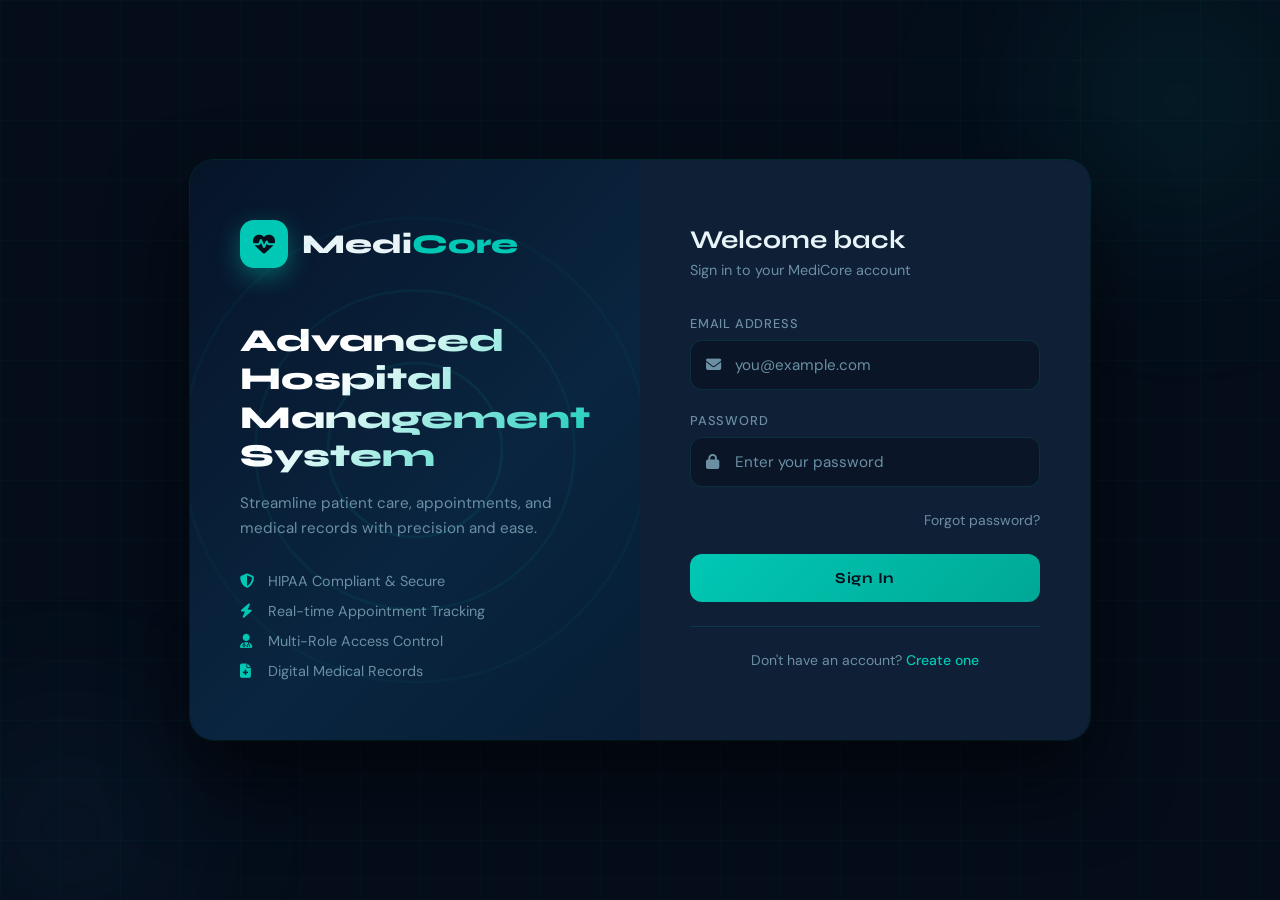
<file: frontend/docter-dashboard.html>
<!doctype html>
<html lang="en">
<head>
  <meta charset="UTF-8"/>
  <meta name="viewport" content="width=device-width, initial-scale=1.0"/>
  <title>MediCore — Doctor Dashboard</title>
  <link href="https://fonts.googleapis.com/css2?family=Syne:wght@400;600;700;800&family=DM+Sans:wght@300;400;500&display=swap" rel="stylesheet"/>
  <link href="https://cdn.jsdelivr.net/npm/bootstrap@5.3.2/dist/css/bootstrap.min.css" rel="stylesheet"/>
  <link href="https://cdnjs.cloudflare.com/ajax/libs/font-awesome/6.4.2/css/all.min.css" rel="stylesheet"/>
  <style>
    :root{
      --bg:#060e1c;--surface:#0b1829;--card:#101f36;--card2:#0d1a2f;
      --border:rgba(79,172,254,0.12);--border2:rgba(255,255,255,0.06);
      --teal:#4facfe;--teal-dim:rgba(79,172,254,0.08);--teal-glow:rgba(79,172,254,0.2);
      --accent:#00c8b4;--text:#dce9f0;--muted:#5a7a8e;--danger:#ff6b8a;
      --success:#00c8b4;--warn:#ffa552;--sidebar:260px;
    }
    *{box-sizing:border-box;margin:0;padding:0}
    html,body{height:100%;overflow:hidden;}
    body{background:var(--bg);font-family:'DM Sans',sans-serif;color:var(--text);display:flex;flex-direction:column;}
    .topbar{height:64px;background:var(--surface);border-bottom:1px solid var(--border);display:flex;align-items:center;justify-content:space-between;padding:0 24px;flex-shrink:0;z-index:100;box-shadow:0 2px 20px rgba(0,0,0,0.4);}
    .topbar-left{display:flex;align-items:center;gap:16px;}
    .hamburger{width:40px;height:40px;border:1px solid var(--border);background:var(--card);border-radius:10px;display:flex;flex-direction:column;justify-content:center;align-items:center;gap:5px;cursor:pointer;transition:0.3s;flex-shrink:0;}
    .hamburger:hover{border-color:var(--teal);}
    .hamburger span{width:18px;height:2px;background:var(--text);border-radius:2px;transition:0.3s;}
    .hamburger.open span:nth-child(1){transform:rotate(45deg) translate(5px,5px);}
    .hamburger.open span:nth-child(2){opacity:0;}
    .hamburger.open span:nth-child(3){transform:rotate(-45deg) translate(5px,-5px);}
    .brand{display:flex;align-items:center;gap:10px;text-decoration:none;}
    .brand-icon{width:36px;height:36px;background:linear-gradient(135deg,var(--teal),var(--accent));border-radius:9px;display:flex;align-items:center;justify-content:center;color:#060e1c;font-size:16px;}
    .brand-name{font-family:'Syne',sans-serif;font-size:1.2rem;font-weight:800;color:var(--text);}
    .brand-name span{color:var(--teal);}
    .topbar-right{display:flex;align-items:center;gap:12px;}
    .user-chip{display:flex;align-items:center;gap:10px;background:var(--card);border:1px solid var(--border);border-radius:10px;padding:6px 14px 6px 8px;}
    .user-avatar{width:30px;height:30px;border-radius:8px;background:linear-gradient(135deg,var(--teal),var(--accent));display:flex;align-items:center;justify-content:center;font-size:13px;color:#060e1c;font-weight:700;}
    .user-name{font-size:0.875rem;font-weight:500;}
    .btn-logout{background:rgba(255,107,138,0.1);border:1px solid rgba(255,107,138,0.3);color:var(--danger);border-radius:10px;padding:7px 14px;font-size:0.825rem;font-weight:600;cursor:pointer;transition:0.3s;display:flex;align-items:center;gap:6px;}
    .btn-logout:hover{background:rgba(255,107,138,0.18);}
    .layout{display:flex;flex:1;overflow:hidden;}
    .sidebar{width:var(--sidebar);flex-shrink:0;background:var(--surface);border-right:1px solid var(--border);display:flex;flex-direction:column;overflow-y:auto;transition:transform 0.35s cubic-bezier(0.4,0,0.2,1);}
    .sidebar-user{padding:24px 20px;border-bottom:1px solid var(--border);text-align:center;}
    .sidebar-avatar{width:60px;height:60px;border-radius:16px;background:linear-gradient(135deg,var(--teal),var(--accent));display:flex;align-items:center;justify-content:center;font-size:22px;color:#060e1c;margin:0 auto 12px;box-shadow:0 8px 20px rgba(79,172,254,0.25);}
    .sidebar-name{font-family:'Syne',sans-serif;font-weight:700;font-size:1rem;margin-bottom:2px;}
    .sidebar-spec{color:var(--teal);font-size:0.8rem;margin-bottom:6px;}
    .sidebar-role{font-size:0.75rem;padding:3px 10px;background:var(--teal-dim);color:var(--teal);border:1px solid rgba(79,172,254,0.2);border-radius:20px;display:inline-block;}
    .nav-section{padding:8px 0;}
    .nav-label{padding:12px 20px 6px;font-size:0.7rem;font-weight:600;color:var(--muted);text-transform:uppercase;letter-spacing:1px;}
    .nav-item{display:flex;align-items:center;gap:12px;padding:11px 20px;color:var(--muted);text-decoration:none;font-size:0.9rem;font-weight:500;cursor:pointer;transition:all 0.2s;border-left:3px solid transparent;margin:2px 0;}
    .nav-item i{width:18px;text-align:center;font-size:0.95rem;}
    .nav-item:hover{color:var(--text);background:rgba(255,255,255,0.04);}
    .nav-item.active{color:var(--teal);background:var(--teal-dim);border-left-color:var(--teal);}
    .main{flex:1;overflow-y:auto;padding:28px;}
    .page{display:none;}
    .page.active{display:block;animation:fadeUp 0.4s ease;}
    @keyframes fadeUp{from{opacity:0;transform:translateY(16px)}to{opacity:1;transform:translateY(0)}}
    .page-title{font-family:'Syne',sans-serif;font-size:1.4rem;font-weight:700;margin-bottom:6px;}
    .page-sub{color:var(--muted);font-size:0.875rem;margin-bottom:24px;}
    .card{background:var(--card);border:1px solid var(--border);border-radius:18px;overflow:hidden;margin-bottom:20px;}
    .card-head{padding:18px 24px;border-bottom:1px solid var(--border);display:flex;align-items:center;justify-content:space-between;}
    .card-head-title{font-family:'Syne',sans-serif;font-size:1rem;font-weight:700;display:flex;align-items:center;gap:10px;}
    .card-head-title i{color:var(--teal);}
    .card-body{padding:24px;}
    .form-grid{display:grid;grid-template-columns:1fr 1fr;gap:16px;}
    .form-group{margin-bottom:18px;}
    .form-group.full{grid-column:1/-1;}
    .form-group label{display:block;font-size:0.77rem;font-weight:500;color:var(--muted);margin-bottom:6px;text-transform:uppercase;letter-spacing:0.8px;}
    .form-group input,.form-group select,.form-group textarea{width:100%;background:var(--surface);border:1.5px solid var(--border2);border-radius:11px;padding:12px 14px;color:var(--text);font-family:'DM Sans',sans-serif;font-size:0.9rem;transition:0.3s;outline:none;}
    .form-group input[readonly]{opacity:0.6;cursor:not-allowed;}
    .form-group input::placeholder,.form-group textarea::placeholder{color:var(--muted);}
    .form-group input:focus,.form-group select:focus,.form-group textarea:focus{border-color:var(--teal);background:rgba(79,172,254,0.04);box-shadow:0 0 0 3px var(--teal-glow);}
    .form-group select{appearance:none;}
    .form-group textarea{resize:vertical;min-height:100px;}
    .btn{border:none;border-radius:10px;padding:10px 20px;font-family:'DM Sans',sans-serif;font-weight:600;font-size:0.875rem;cursor:pointer;transition:all 0.3s;display:inline-flex;align-items:center;gap:7px;}
    .btn-primary{background:linear-gradient(135deg,var(--teal),#2980b9);color:#fff;}
    .btn-primary:hover{transform:translateY(-2px);box-shadow:0 8px 20px rgba(79,172,254,0.35);}
    .btn-success{background:linear-gradient(135deg,var(--accent),#00a896);color:#060e1c;}
    .btn-success:hover{transform:translateY(-2px);box-shadow:0 8px 20px rgba(0,200,180,0.35);}
    .btn-info{background:rgba(79,172,254,0.1);border:1px solid rgba(79,172,254,0.2);color:var(--teal);}
    .btn-info:hover{background:rgba(79,172,254,0.18);}
    .btn-sm{padding:7px 14px;font-size:0.8rem;}
    .btn-full{width:100%;}
    .appt-card{display: flex; background:var(--card2);border:1px solid var(--border2);border-radius:14px;padding:18px 20px;margin-bottom:12px;transition:0.3s;}
    .appt-card:hover{border-color:var(--border);box-shadow:0 4px 20px rgba(0,0,0,0.3);}
    .appt-header{display:flex;align-items:flex-start;justify-content:space-between;margin-bottom:12px;gap:12px;}
    /* .span{margin-left: 0;} */
    .appt-info h5{font-family:'Syne',sans-serif;font-size:0.95rem;font-weight:700;margin-bottom:4px;}
    .appt-info p{color:var(--muted);font-size:0.825rem;margin-bottom:3px;}
    .appt-actions{display:flex;align-items:center;gap:10px;flex-wrap:wrap;margin-top:12px;padding-top:12px;border-top:1px solid var(--border2);}
    .badge{display:inline-flex;align-items:center;padding:4px 10px;border-radius:20px;font-size:0.75rem;font-weight:600;}
    .badge-confirmed{background:rgba(0,200,180,0.1);color:var(--success);border:1px solid rgba(0,200,180,0.2);}
    .badge-pending{background:rgba(255,165,82,0.1);color:var(--warn);border:1px solid rgba(255,165,82,0.2);}
    .badge-cancelled{background:rgba(255,107,138,0.1);color:var(--danger);border:1px solid rgba(255,107,138,0.2);}
    .badge-completed{background:rgba(79,172,254,0.1);color:var(--teal);border:1px solid rgba(79,172,254,0.2);}
    .record-card{background:var(--card2);border:1px solid var(--border2);border-left:3px solid var(--teal);border-radius:14px;padding:18px 20px;margin-bottom:12px;transition:0.3s;}
    .record-card:hover{border-color:var(--teal);box-shadow:0 4px 20px rgba(0,0,0,0.3);}
    .record-row{display:flex;gap:8px;margin-bottom:6px;font-size:0.875rem;}
    .record-label{color:var(--muted);min-width:100px;}
    .divider{border:none;border-top:1px solid var(--border);margin:24px 0;}
    .alert{border-radius:10px;padding:12px 16px;margin-bottom:16px;font-size:0.875rem;display:none;align-items:center;gap:8px;}
    .alert-success{background:rgba(0,200,180,0.08);border:1px solid rgba(0,200,180,0.25);color:var(--success);}
    .alert-error{background:rgba(255,107,138,0.08);border:1px solid rgba(255,107,138,0.25);color:var(--danger);}
    .empty{text-align:center;padding:48px 24px;color:var(--muted);}
    .empty i{font-size:3rem;margin-bottom:16px;opacity:0.4;}
    .overlay{position:fixed;inset:0;background:rgba(0,0,0,0.6);z-index:49;display:none;}
    .overlay.show{display:block;}
    @media(max-width:768px){
      .sidebar{position:fixed;top:64px;left:0;bottom:0;z-index:50;transform:translateX(-100%);width:260px;}
      .sidebar.open{transform:translateX(0);}
      .main{padding:20px 16px;}
      .form-grid{grid-template-columns:1fr;}
      .form-group.full{grid-column:auto;}
    }
    @media(max-width:480px){.topbar{padding:0 16px;}.user-name{display:none;}}
    .spinner{display:inline-block;width:18px;height:18px;border:2px solid rgba(79,172,254,0.2);border-top-color:var(--teal);border-radius:50%;animation:spin 0.8s linear infinite;}
    @keyframes spin{to{transform:rotate(360deg)}}
    .loading-state{text-align:center;padding:40px;color:var(--muted);}
    select.status-sel{background:var(--surface);border:1.5px solid var(--border2);border-radius:9px;padding:7px 12px;color:var(--text);font-size:0.8rem;outline:none;cursor:pointer;}
    select.status-sel:focus{border-color:var(--teal);}





    @media(max-width:768px){

  .sidebar{
    position:fixed;
    top:64px;
    left:0;
    bottom:0;
    z-index:50;
    transform:translateX(-100%);
    width:260px;
  }

  .sidebar.open{
    transform:translateX(0);
  }

  .main{
    padding:20px 16px;
  }

  .form-grid{
    grid-template-columns:1fr;
  }

  .form-group.full{
    grid-column:auto;
  }

  /* TOPBAR MOBILE FIX */
  .topbar{
    padding:0 12px;
    gap:10px;
  }

  .topbar-left{
    flex:1;
    min-width:0;
  }

  .topbar-right{
    display:flex;
    align-items:center;
    gap:8px;
    flex-shrink:0;
  }

  .brand-name{
    font-size:1rem;
    white-space:nowrap;
  }

  .btn-logout{
    padding:7px 10px;
    font-size:0.75rem;
  }

  .btn-logout span{
    display:none;
  }
}

@media(max-width:480px){

  .topbar{
    height:60px;
    padding:0 10px;
  }

  .brand-name{
    font-size:0.9rem;
  }

  .user-chip{
    padding:4px 8px;
    display: none;
  }

  .user-name{
    display:none;
  }

  .btn-logout{
    width:38px;
    height:38px;
    padding:0;
    justify-content:center;
    border-radius:10px;
    border-color: transparent;
  }

  .btn-logout i{
    margin:0;
    font-size:14px;
  }

  .appt-card{
    flex-direction:column;
  }
}
  </style>
</head>
<body>

<div class="topbar">
  <div class="topbar-left">
    <div class="hamburger" id="hamburger" onclick="toggleSidebar()">
      <span></span><span></span><span></span>
    </div>
    <a href="#" class="brand">
      <div class="brand-icon"><i class="fas fa-heartbeat"></i></div>
      <div class="brand-name">Medi<span>Core</span></div>
    </a>
  </div>
  <div class="topbar-right">
    <div class="user-chip">
      <div class="user-avatar" id="topAvatar">D</div>
      <span class="user-name" id="topName">Doctor</span>
    </div>
    <button class="btn-logout" onclick="logout()"><i class="fas fa-sign-out-alt"></i> Logout</button>
  </div>
</div>

<div class="overlay" id="overlay" onclick="closeSidebar()"></div>

<div class="layout">
  <div class="sidebar" id="sidebar">
    <div class="sidebar-user">
      <div class="sidebar-avatar"><i class="fas fa-user-md"></i></div>
      <div class="sidebar-name" id="sideName">Loading...</div>
      <div class="sidebar-spec" id="sideSpec">Specialist</div>
      <div class="sidebar-role">DOCTOR</div>
    </div>
    <div class="nav-section">
      <div class="nav-label">Navigation</div>
      <div class="nav-item active" onclick="showPage('profile',this)"><i class="fas fa-user-md"></i> Profile</div>
      <div class="nav-item" onclick="showPage('appointments',this)"><i class="fas fa-calendar-check"></i> Appointments</div>
      <div class="nav-item" onclick="showPage('records',this)"><i class="fas fa-file-medical"></i> Medical Records</div>
      <div class="nav-item" onclick="showPage('search',this)"><i class="fas fa-search"></i> Search Doctors</div>
    </div>
  </div>

  <div class="main">

    <!-- PROFILE -->
    <div id="page-profile" class="page active">
      <div class="page-title">Doctor Profile</div>
      <p class="page-sub">Manage your professional information</p>
      <div id="profileAlert" class="alert"></div>
      <div class="card">
        <div class="card-head"><div class="card-head-title" style="color: #dce9f0;"><i class="fas fa-id-badge"></i> Professional Details</div></div>
        <div class="card-body">
          <form onsubmit="updateProfile(event)">
            <div class="form-grid">
              <div class="form-group"><label>Doctor ID</label><input type="text" id="docId" readonly/></div>
              <div class="form-group"><label>Full Name</label><input type="text" id="docName" placeholder="Your name"/></div>
              <div class="form-group"><label>Email Address</label><input type="email" id="docEmail" placeholder="Email"/></div>
              <div class="form-group"><label>Specialization</label><input type="text" id="docSpec" placeholder="e.g. Cardiologist"/></div>
              <div class="form-group full"><label>Experience (Years)</label><input type="text" id="docExp" placeholder="Years of experience" min="0"/></div>
            </div>
            <button type="submit" class="btn btn-primary"><i class="fas fa-save"></i> Update Profile</button>
          </form>
        </div>
      </div>
    </div>

    <!-- APPOINTMENTS -->
    <div id="page-appointments" class="page">
      <div class="page-title">Appointments</div>
      <p class="page-sub">Manage patient appointments and update status</p>
      <div id="apptList"><div class="loading-state"><div class="spinner"></div><p style="margin-top:12px;">Loading...</p></div></div>
    </div>

    <!-- MEDICAL RECORDS -->
    <div id="page-records" class="page">
      <div class="page-title">Medical Records</div>
      <p class="page-sub">View and add patient medical records</p>

      <div class="card">
        <div class="card-head"><div class="card-head-title" style="color: #dce9f0;"><i class="fas fa-search"></i> View Patient Records</div></div>
        <div class="card-body">
          <div style="display:flex;gap:12px;flex-wrap:wrap;">
            <div style="flex:1;min-width:200px;" class="form-group" style="margin:0"><input type="number" id="patientIdInput" placeholder="Enter Patient ID"/></div>
            <button class="btn btn-info" onclick="getRecords()"><i class="fas fa-search"></i> Get Records</button>
          </div>
          <div id="recordsDisplay" style="margin-top:16px;"></div>
        </div>
      </div>

      <div class="card">
        <div class="card-head"><div class="card-head-title" style="color: #dce9f0;"><i class="fas fa-plus-circle"></i> Add Medical Record</div></div>
        <div class="card-body">
          <div id="recordAlert" class="alert"></div>
          <div class="form-grid">
            <div class="form-group"><label>Appointment ID</label><input type="number" id="apptIdInput" placeholder="Appointment ID"/></div>
            <div class="form-group"><label>Diagnosis</label><input type="text" id="diagnosisInput" placeholder="Primary diagnosis"/></div>
            <div class="form-group full"><label>Prescription / Medicine</label><input type="text" id="prescriptionInput" placeholder="Medicines and dosage"/></div>
            <div class="form-group full"><label>Notes</label><textarea id="notesInput" placeholder="Additional notes, follow-up instructions..."></textarea></div>
          </div>
          <button class="btn btn-success" onclick="addRecord()"><i class="fas fa-plus"></i> Add Record</button>
        </div>
      </div>
    </div>

    <!-- SEARCH -->
    <div id="page-search" class="page">
      <div class="page-title">Search Doctors</div>
      <p class="page-sub">Find doctors by name or specialization</p>
      <div class="card">
        <div class="card-body">
          <div style="display:flex;gap:12px;flex-wrap:wrap;margin-bottom:20px;">
            <input type="text" id="searchInput" placeholder="Search docter by specialization..." style="flex:1;background:var(--surface);border:1.5px solid var(--border2);border-radius:11px;padding:12px 14px;color:var(--text);font-family:'DM Sans',sans-serif;font-size:0.9rem;outline:none;min-width:200px;" oninput="searchDoctors()"/>
          </div>
          <div id="searchResults"></div>
        </div>
      </div>
    </div>

  </div>
</div>

<script src="https://cdn.jsdelivr.net/npm/bootstrap@5.3.2/dist/js/bootstrap.bundle.min.js"></script>
<script>
// const API = 'http://localhost:8080/api';
const API = 'https://medicore-p9x7.onrender.com/api';  
let doctorData = null;

function getToken(){ return localStorage.getItem('accessToken'); }
async function apiCall(url, options={}){
  const token = getToken();
  const resp = await fetch(url,{
    method:options.method||'GET',
    headers:{'Content-Type':'application/json','Authorization':`Bearer ${token}`,...(options.headers||{})},
    body:options.body||null
  });
  if(resp.status===401){ await refreshToken(); return apiCall(url,options); }
  return resp;
}
async function refreshToken(){
  const rt=localStorage.getItem('refreshToken');
  try{
    const res=await fetch(`${API}/auth/refresh-token`,{method:'POST',headers:{'Content-Type':'application/json'},body:JSON.stringify({refreshToken:rt})});
    const data=await res.json();
    if(res.ok) localStorage.setItem('accessToken',data.accessToken);
    else doLogout();
  } catch(e){ doLogout(); }
}
function doLogout(){ localStorage.clear(); window.location.href='index.html'; }

function toggleSidebar(){
  document.getElementById('sidebar').classList.toggle('open');
  document.getElementById('hamburger').classList.toggle('open');
  document.getElementById('overlay').classList.toggle('show');
}
function closeSidebar(){
  document.getElementById('sidebar').classList.remove('open');
  document.getElementById('hamburger').classList.remove('open');
  document.getElementById('overlay').classList.remove('show');
}

function showPage(name, el){
  document.querySelectorAll('.page').forEach(p=>p.classList.remove('active'));
  document.getElementById('page-'+name).classList.add('active');
  document.querySelectorAll('.nav-item').forEach(n=>n.classList.remove('active'));
  if(el) el.classList.add('active');
  closeSidebar();
  if(name==='appointments') loadAppointments();
}

async function init(){
  const token = getToken();
  if(!token){ window.location.href='index.html'; return; }
  await loadProfile();
  loadAppointments();
}

async function loadProfile(){
  try{
    const res = await apiCall(`${API}/docters/profile`);
    if(!res.ok){ doLogout(); return; }
    doctorData = await res.json();
    document.getElementById('docId').value = doctorData.docter_id||doctorData.id||'';
    document.getElementById('docName').value = doctorData.name||'';
    document.getElementById('docEmail').value = doctorData.email||'';
    document.getElementById('docSpec').value = doctorData.specialization||'';
    document.getElementById('docExp').value = doctorData.experienceInYears||doctorData.experianceInYears||'';
    document.getElementById('topName').textContent = doctorData.name||'Doctor';
    document.getElementById('topAvatar').textContent = (doctorData.name||'D')[0].toUpperCase();
    document.getElementById('sideName').textContent = doctorData.name||'Doctor';
    document.getElementById('sideSpec').textContent = doctorData.specialization||'Specialist';
  } catch(e){ console.error(e); }
}

async function updateProfile(e){
  e.preventDefault();
  const payload = {
    name: document.getElementById('docName').value,
    email: document.getElementById('docEmail').value,
    specialization: document.getElementById('docSpec').value,
    experienceInYears: document.getElementById('docExp').value
  };
  try{
    const res = await apiCall(`${API}/docters/profile`,{method:'PUT',body:JSON.stringify(payload)});
    if(res.ok){
      showAlert('profileAlert','success','Profile updated successfully!');
      loadProfile();
    } else {
      const e2=await res.json().catch(()=>({}));
      showAlert('profileAlert','error',e2.message||'Update failed');
    }
  } catch(err){ showAlert('profileAlert','error','Network error'); }
}

async function loadAppointments(){
  document.getElementById('apptList').innerHTML = `<div class="loading-state"><div class="spinner"></div><p style="margin-top:12px;">Loading appointments...</p></div>`;
  try{
    const res = await apiCall(`${API}/docters/appointments`);
    if(!res.ok) throw new Error();
    const data = await res.json();
    if(!data||!data.length){
      document.getElementById('apptList').innerHTML = `<div class="empty"><i class="fas fa-calendar-times"></i><p>No appointments found</p></div>`;
      return;
    }
    const statusBadge = s => {
      const map = {CONFIRMED:'confirmed',COMPLETED:'completed',CANCELLED:'cancelled'};
      return `<span class="badge badge-${map[s]||'pending'}">${s||'PENDING'}</span>`;
    };
    document.getElementById('apptList').innerHTML = data.map(a=>`
      <div class="appt-card">
        <div class="appt-header">
          <div class="appt-info">
            <h5><i class="fas fa-user" style="color:var(--teal);margin-right:8px;"></i>${a.name||'Patient'}</h5>
            <p><i class="fas fa-id-badge" style="margin-right:6px;color:var(--muted);"></i>Patient ID: ${a.patient_Id||'—'}</p>
            <span style="color:var(--muted);font-size:0.78rem;"> Appointment Id: ${a.appointment_Id}</span>
            <p><i class="fas fa-envelope" style="margin-right:6px;color:var(--muted);"></i>${a.email_Id||'—'}</p>
            <p><i class="fas fa-clock" style="margin-right:6px;color:var(--muted);"></i>${a.appointment_Time?new Date(a.appointment_Time).toLocaleString():'—'}</p>
            ${a.medical_History?`<p><i class="fas fa-notes-medical" style="margin-right:6px;color:var(--muted);"></i>${a.medical_History}</p>`:''}
          </div>
          <div>${statusBadge(a.status)}</div>
        </div>
        <div class="appt-actions">
          <select class="status-sel" id="sel-${a.appointment_Id}">
            <option value="CONFIRMED" ${a.status==='CONFIRMED'?'selected':''}>CONFIRMED</option>
            <option value="COMPLETED" ${a.status==='COMPLETED'?'selected':''}>COMPLETED</option>
            <option value="CANCELLED" ${a.status==='CANCELLED'?'selected':''}>CANCELLED</option>
          </select>
          <button class="btn btn-primary btn-sm" onclick="updateStatus(${a.appointment_Id})"><i class="fas fa-sync-alt"></i> Update Status</button>
          
        </div>
      </div>
    `).join('');
  } catch(e){
    document.getElementById('apptList').innerHTML = `<div class="empty"><i class="fas fa-exclamation-circle"></i><p>Failed to load appointments</p></div>`;
  }
}

async function updateStatus(id){
  const sel = document.getElementById(`sel-${id}`);
  const status = sel.value;
  try{
    const res = await apiCall(`${API}/docters/appointments/${id}/status`,{
      method:'PUT',
      body:JSON.stringify({appointment_status:status,availability:true})
    });
    if(res.ok){ loadAppointments(); } else { alert('Status update failed'); }
  } catch(e){ alert('Network error'); }
}

async function getRecords(){
  const pid = document.getElementById('patientIdInput').value;
  if(!pid){ alert('Enter a Patient ID'); return; }
  document.getElementById('recordsDisplay').innerHTML = `<div class="loading-state"><div class="spinner"></div></div>`;
  try{
    const res = await apiCall(`${API}/docters/medical-record/${pid}`);
    const data = await res.json();
    if(!data||!data.length){
      document.getElementById('recordsDisplay').innerHTML = `<div class="empty"><i class="fas fa-file-medical"></i><p>No records found for this patient</p></div>`;
      return;
    }
    document.getElementById('recordsDisplay').innerHTML = data.map(r=>`
      <div class="record-card">
        <div class="record-row" style="color: #dce9f0;"><span class="record-label">Patient:</span><span>${r.patient_Name||r.patient_Id}</span></div>
        <div class="record-row" style="color: #dce9f0;"><span class="record-label">Diagnosis:</span><span>${r.diagnosis||'—'}</span></div>
        <div class="record-row" style="color: #dce9f0;"><span class="record-label">Medicine:</span><span>${r.medicine||r.prescription||'—'}</span></div>
        <div class="record-row" style="color: #dce9f0;"><span class="record-label">Notes:</span><span>${r.notes||'—'}</span></div>
        <div class="record-row" style="color: #dce9f0;"><span class="record-label">Doctor:</span><span>${r.docter_Name||'—'}</span></div>
        <div class="record-row" style="color: #dce9f0;"><span class="record-label">Date:</span><span>${r.createdAt?new Date(r.createdAt).toLocaleString():'—'}</span></div>
      </div>
    `).join('');
  } catch(e){
    document.getElementById('recordsDisplay').innerHTML = `<div class="empty"><i class="fas fa-exclamation-circle"></i><p>Error fetching records</p></div>`;
  }
}

async function addRecord(){
  const apptId = document.getElementById('apptIdInput').value;
  if(!apptId){ showAlert('recordAlert','error','Please enter an Appointment ID'); return; }
  const payload = {
    diagnosis: document.getElementById('diagnosisInput').value,
    prescription: document.getElementById('prescriptionInput').value,
    notes: document.getElementById('notesInput').value
  };
  try{
    const res = await apiCall(`${API}/docters/${apptId}/medical-record`,{method:'POST',body:JSON.stringify(payload)});
    if(res.ok){
      showAlert('recordAlert','success','Medical record added successfully!');
      document.getElementById('apptIdInput').value='';
      document.getElementById('diagnosisInput').value='';
      document.getElementById('prescriptionInput').value='';
      document.getElementById('notesInput').value='';
    } else {
      const e2=await res.json().catch(()=>({}));
      showAlert('recordAlert','error',e2.message||'Failed to add record');
    }
  } catch(e){ showAlert('recordAlert','error','Network error'); }
}

async function searchDoctors() {

    const q = document.getElementById('searchInput').value.trim();

    // Clear results if input empty
    if (!q) {
        document.getElementById('searchResults').innerHTML = '';
        return;
    }

    try {

        // Correct API call
        const res = await apiCall(
            `${API}/docters/search?specialization=${encodeURIComponent(q)}&page=0&size=8`
        );

        const data = await res.json();

        // No data found
        if (!data || data.length === 0) {

            document.getElementById('searchResults').innerHTML = `
                <div class="empty">
                    <i class="fas fa-search"></i>
                    <p>No doctors found for "${q}"</p>
                </div>
            `;

            return;
        }

        // Render doctors
        document.getElementById('searchResults').innerHTML = `
            <div style="
                display:grid;
                grid-template-columns:repeat(auto-fill,minmax(220px,1fr));
                gap:16px;
            ">

                ${data.map(d => `

                    <div style="
                        background:var(--card2);
                        border:1px solid var(--border2);
                        border-radius:14px;
                        padding:20px;
                        text-align:center;
                    ">

                        <div style="
                            width:48px;
                            height:48px;
                            border-radius:12px;
                            background:linear-gradient(135deg,var(--teal),#2980b9);
                            display:flex;
                            align-items:center;
                            justify-content:center;
                            font-size:20px;
                            color:#fff;
                            margin:0 auto 12px;
                        ">
                            <i class="fas fa-user-md"></i>
                        </div>

                        <div style="
                            font-family:'Syne',sans-serif;
                            font-weight:700;
                            margin-bottom:4px;
                            color: #dce9f0;
                        ">
                            ${d.name || d.fullName || "Doctor"}
                        </div>

                        <div style="
                            color:var(--teal);
                            font-size:0.8rem;
                            margin-bottom:4px;
                        ">
                            ${d.specialization || "Specialist"}
                        </div>

                        <div style="
                            color:var(--muted);
                            font-size:0.78rem;
                        ">
                            ${(d.experienceInYears || d.experianceInYears || 0)} yrs exp
                        </div>

                         <div style="
                            color:var(--muted);
                            font-size:0.78rem;
                        ">
                          Docter Id : ${d.id || d.docter_id || '-'} 
                        </div>

                    </div>

                `).join('')}

            </div>
        `;

    } catch (error) {

        console.error("Search Error:", error);

        document.getElementById('searchResults').innerHTML = `
            <div class="empty">
                <p>Failed to load doctors</p>
            </div>
        `;
    }
}


function showAlert(id, type, msg){
  const el=document.getElementById(id);
  el.className=`alert alert-${type}`;
  el.innerHTML=`<i class="fas fa-${type==='success'?'check-circle':'exclamation-circle'}"></i> ${msg}`;
  el.style.display='flex';
  setTimeout(()=>el.style.display='none',5000);
}

async function logout(){
  if(!confirm('Sign out of MediCore?')) return;
  const rt=localStorage.getItem('refreshToken');
  try{ await fetch(`${API}/auth/logout`,{method:'POST',headers:{'Content-Type':'application/json'},body:JSON.stringify({refreshToken:rt})}); } catch(e){}
  doLogout();
}

window.addEventListener('resize',()=>{ if(window.innerWidth>768) closeSidebar(); });
init();
</script>
</body>
</html>
</file>
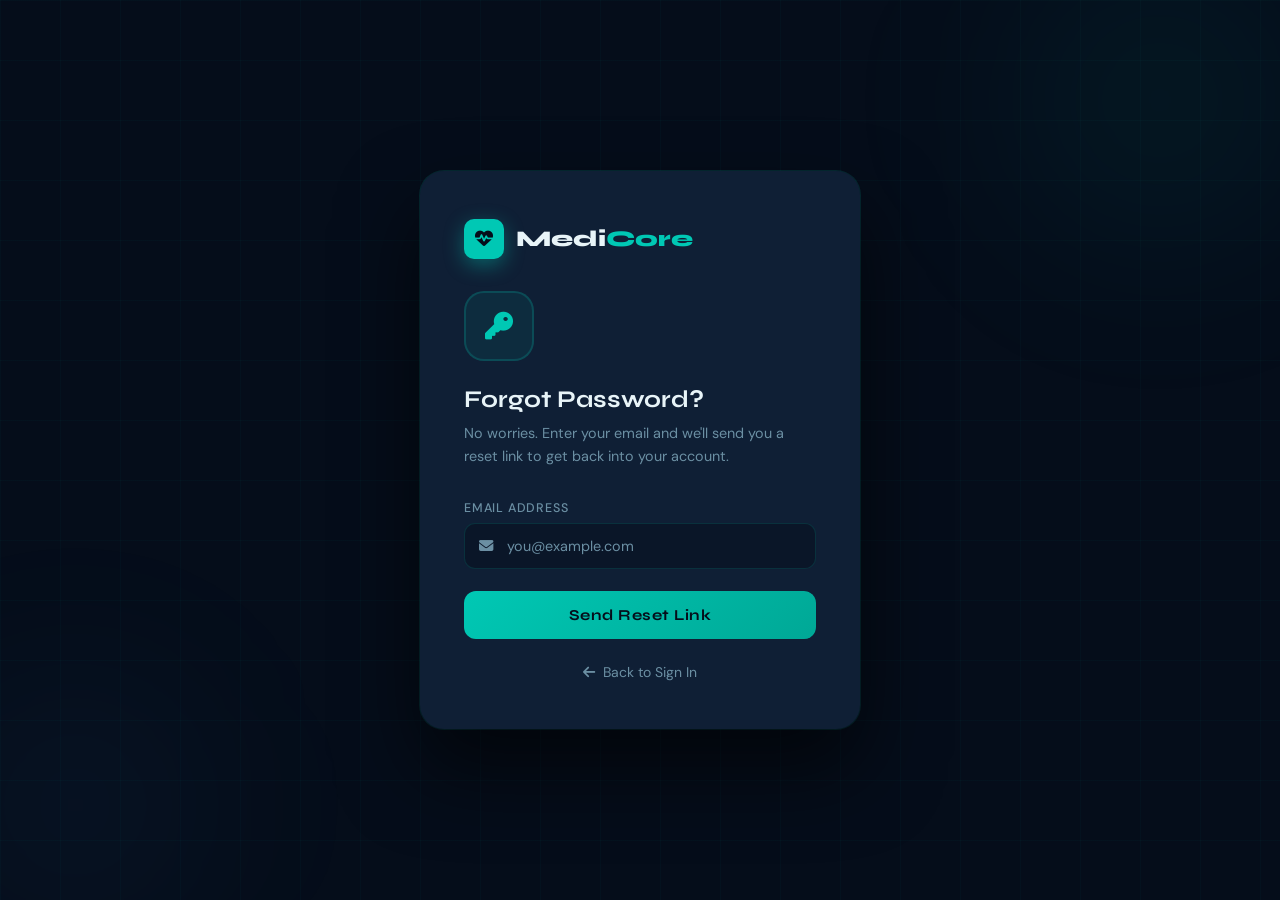
<file: frontend/forgot-password.html>
<!doctype html>
<html lang="en">
<head>
  <meta charset="UTF-8"/>
  <meta name="viewport" content="width=device-width, initial-scale=1.0"/>
  <title>MediCore — Forgot Password</title>
  <link href="https://fonts.googleapis.com/css2?family=Syne:wght@400;600;700;800&family=DM+Sans:wght@300;400;500&display=swap" rel="stylesheet"/>
  <link href="https://cdnjs.cloudflare.com/ajax/libs/font-awesome/6.4.2/css/all.min.css" rel="stylesheet"/>
  <style>
    :root{--bg:#050d1a;--surface:#0a1628;--card:#0f1f35;--border:rgba(0,200,180,0.15);--teal:#00c8b4;--teal-glow:rgba(0,200,180,0.25);--text:#e8f4f8;--muted:#6b8fa3;--error:#ff6b8a;}
    *{box-sizing:border-box;margin:0;padding:0}
    body{background:var(--bg);font-family:'DM Sans',sans-serif;color:var(--text);min-height:100vh;display:flex;align-items:center;justify-content:center;padding:20px;position:relative;}
    .bg-grid{position:fixed;inset:0;background-image:linear-gradient(rgba(0,200,180,0.03) 1px,transparent 1px),linear-gradient(90deg,rgba(0,200,180,0.03) 1px,transparent 1px);background-size:60px 60px;pointer-events:none;}
    .bg-orb{position:fixed;border-radius:50%;filter:blur(90px);pointer-events:none;}
    .bg-orb-1{width:400px;height:400px;background:radial-gradient(circle,rgba(0,200,180,0.10),transparent 70%);top:-100px;right:-80px;}
    .bg-orb-2{width:350px;height:350px;background:radial-gradient(circle,rgba(79,172,254,0.08),transparent 70%);bottom:-80px;left:-100px;}
    .box{position:relative;z-index:10;background:var(--card);border-radius:24px;box-shadow:0 40px 80px rgba(0,0,0,0.6),0 0 0 1px var(--border);width:100%;max-width:440px;padding:48px 44px;}
    .brand{display:flex;align-items:center;gap:12px;margin-bottom:32px;}
    .brand-icon{width:40px;height:40px;background:var(--teal);border-radius:10px;display:flex;align-items:center;justify-content:center;font-size:18px;color:#050d1a;box-shadow:0 6px 20px rgba(0,200,180,0.4);}
    .brand-name{font-family:'Syne',sans-serif;font-size:1.4rem;font-weight:800;}
    .brand-name span{color:var(--teal);}
    .icon-wrap{width:70px;height:70px;background:rgba(0,200,180,0.08);border:2px solid rgba(0,200,180,0.2);border-radius:20px;display:flex;align-items:center;justify-content:center;font-size:28px;color:var(--teal);margin-bottom:24px;}
    h1{font-family:'Syne',sans-serif;font-size:1.5rem;font-weight:700;margin-bottom:8px;}
    .sub{color:var(--muted);font-size:0.9rem;line-height:1.6;margin-bottom:32px;}
    .field{margin-bottom:22px;}
    .field label{display:block;font-size:0.78rem;font-weight:500;color:var(--muted);margin-bottom:7px;text-transform:uppercase;letter-spacing:0.8px;}
    .field-wrap{position:relative;}
    .field-wrap i{position:absolute;left:15px;top:50%;transform:translateY(-50%);color:var(--muted);font-size:0.9rem;pointer-events:none;transition:0.3s;z-index:1;}
    .field input{width:100%;background:var(--surface);border:1.5px solid var(--border);border-radius:11px;padding:13px 14px 13px 42px;color:var(--text);font-family:'DM Sans',sans-serif;font-size:0.9rem;transition:all 0.3s;outline:none;}
    .field input::placeholder{color:var(--muted);}
    .field input:focus{border-color:var(--teal);background:rgba(0,200,180,0.04);box-shadow:0 0 0 4px var(--teal-glow);}
    .field-wrap:focus-within i{color:var(--teal);}
    .alert{border-radius:10px;padding:12px 16px;margin-bottom:20px;font-size:0.875rem;display:none;align-items:center;gap:8px;}
    .alert-error{background:rgba(255,107,138,0.08);border:1px solid rgba(255,107,138,0.3);color:var(--error);}
    .alert-success{background:rgba(0,200,180,0.08);border:1px solid rgba(0,200,180,0.3);color:var(--teal);}
    .btn-main{width:100%;padding:15px;border:none;border-radius:12px;background:linear-gradient(135deg,var(--teal),#00a896);color:#050d1a;font-family:'Syne',sans-serif;font-weight:700;font-size:0.95rem;letter-spacing:0.5px;cursor:pointer;transition:all 0.3s;}
    .btn-main:hover{transform:translateY(-2px);box-shadow:0 12px 30px rgba(0,200,180,0.4);}
    .btn-main.loading{pointer-events:none;opacity:0.7;}
    .spinner{display:inline-block;width:16px;height:16px;border:2px solid rgba(5,13,26,0.3);border-top-color:#050d1a;border-radius:50%;animation:spin 0.8s linear infinite;vertical-align:middle;margin-right:8px;}
    @keyframes spin{to{transform:rotate(360deg)}}
    .back-link{display:flex;align-items:center;gap:8px;color:var(--muted);text-decoration:none;font-size:0.875rem;margin-top:24px;transition:0.2s;justify-content:center;}
    .back-link:hover{color:var(--teal);}
    @media(max-width:480px){.box{padding:36px 24px;}}
  </style>
</head>
<body>
<div class="bg-grid"></div>
<div class="bg-orb bg-orb-1"></div>
<div class="bg-orb bg-orb-2"></div>
<div class="box">
  <div class="brand">
    <div class="brand-icon"><i class="fas fa-heartbeat"></i></div>
    <div class="brand-name">Medi<span>Core</span></div>
  </div>
  <div class="icon-wrap"><i class="fas fa-key"></i></div>
  <h1>Forgot Password?</h1>
  <p class="sub">No worries. Enter your email and we'll send you a reset link to get back into your account.</p>

  <div id="errorBox" class="alert alert-error"><i class="fas fa-exclamation-circle"></i><span id="errorText"></span></div>
  <div id="successBox" class="alert alert-success"><i class="fas fa-check-circle"></i><span id="successText"></span></div>

  <form id="forgotForm">
    <div class="field">
      <label>Email Address</label>
      <div class="field-wrap">
        <input type="email" id="email" placeholder="you@example.com" required/>
        <i class="fas fa-envelope"></i>
      </div>
    </div>
    <button type="submit" class="btn-main" id="sendBtn">Send Reset Link</button>
  </form>
  <a href="index.html" class="back-link"><i class="fas fa-arrow-left"></i> Back to Sign In</a>
</div>

<script>
  const API='http://localhost:8080/api';
  const form=document.getElementById('forgotForm');
  const btn=document.getElementById('sendBtn');

  function show(id,msg){
    const b=document.getElementById(id);
    b.querySelector('span').textContent=msg;
    b.style.display='flex';
    if(id==='errorBox') setTimeout(()=>b.style.display='none',5000);
  }

  form.addEventListener('submit',async e=>{
    e.preventDefault();
    const email=document.getElementById('email').value.trim();
    if(!email) return show('errorBox','Please enter your email');

    btn.classList.add('loading');
    btn.innerHTML='<span class="spinner"></span>Sending...';

    try{
      const res=await fetch(`${API}/auth/forgot-password?email=${encodeURIComponent(email)}`,{method:'POST'});
      const text=await res.text();
      if(res.ok){
        show('successBox','Reset link sent! Check your inbox.');
        document.getElementById('email').value='';
      } else {
        show('errorBox',text||'Failed to send reset link');
      }
    } catch(err){
      show('errorBox','Network error. Please try again.');
    } finally {
      btn.classList.remove('loading');
      btn.innerHTML='Send Reset Link';
    }
  });
</script>
</body>
</html>
</file>
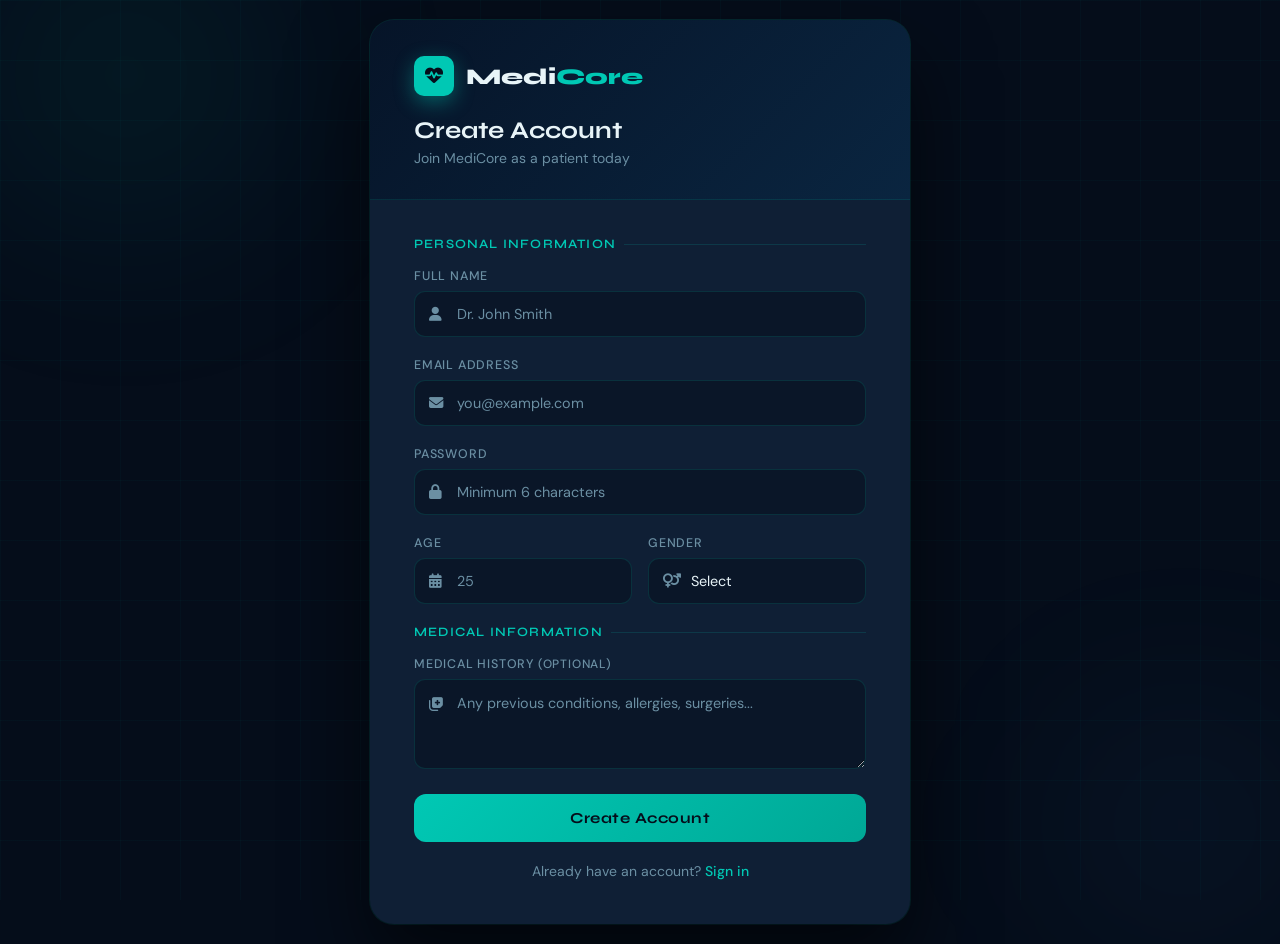
<file: frontend/register.html>
<!doctype html>
<html lang="en">
<head>
  <meta charset="UTF-8"/>
  <meta name="viewport" content="width=device-width, initial-scale=1.0"/>
  <title>MediCore — Register</title>
  <link href="https://fonts.googleapis.com/css2?family=Syne:wght@400;600;700;800&family=DM+Sans:ital,wght@0,300;0,400;0,500;1,300&display=swap" rel="stylesheet"/>
  <link href="https://cdnjs.cloudflare.com/ajax/libs/font-awesome/6.4.2/css/all.min.css" rel="stylesheet"/>
  <style>
    :root{
      --bg:#050d1a;--surface:#0a1628;--card:#0f1f35;
      --border:rgba(0,200,180,0.15);--teal:#00c8b4;
      --teal-glow:rgba(0,200,180,0.25);--accent:#4facfe;
      --text:#e8f4f8;--muted:#6b8fa3;--error:#ff6b8a;--success:#00c8b4;
    }
    *{box-sizing:border-box;margin:0;padding:0}
    body{background:var(--bg);font-family:'DM Sans',sans-serif;color:var(--text);min-height:100vh;display:flex;align-items:center;justify-content:center;padding:20px;position:relative;overflow-x:hidden;}
    .bg-grid{position:fixed;inset:0;background-image:linear-gradient(rgba(0,200,180,0.03) 1px,transparent 1px),linear-gradient(90deg,rgba(0,200,180,0.03) 1px,transparent 1px);background-size:60px 60px;pointer-events:none;}
    .bg-orb{position:fixed;border-radius:50%;filter:blur(90px);pointer-events:none;}
    .bg-orb-1{width:450px;height:450px;background:radial-gradient(circle,rgba(0,200,180,0.10),transparent 70%);top:-150px;left:-100px;}
    .bg-orb-2{width:350px;height:350px;background:radial-gradient(circle,rgba(79,172,254,0.08),transparent 70%);bottom:-100px;right:-80px;}

    .box{
      position:relative;z-index:10;
      background:var(--card);
      border-radius:24px;
      box-shadow:0 40px 80px rgba(0,0,0,0.6),0 0 0 1px var(--border);
      width:100%;max-width:540px;
      overflow:hidden;
    }
    .box-header{
      background:linear-gradient(135deg,#061428,#0a2540);
      padding:36px 44px 32px;
      border-bottom:1px solid var(--border);
    }
    .brand{display:flex;align-items:center;gap:12px;margin-bottom:20px;}
    .brand-icon{width:40px;height:40px;background:var(--teal);border-radius:10px;display:flex;align-items:center;justify-content:center;font-size:18px;color:#050d1a;box-shadow:0 6px 20px rgba(0,200,180,0.4);}
    .brand-name{font-family:'Syne',sans-serif;font-size:1.4rem;font-weight:800;}
    .brand-name span{color:var(--teal);}
    h1{font-family:'Syne',sans-serif;font-size:1.5rem;font-weight:700;margin-bottom:4px;}
    .sub{color:var(--muted);font-size:0.875rem;}

    .box-body{padding:36px 44px 44px;}
    .error-box{background:rgba(255,107,138,0.08);border:1px solid rgba(255,107,138,0.3);border-radius:10px;padding:12px 16px;margin-bottom:20px;color:var(--error);font-size:0.875rem;display:none;align-items:center;gap:8px;}
    .success-box{background:rgba(0,200,180,0.08);border:1px solid rgba(0,200,180,0.3);border-radius:10px;padding:12px 16px;margin-bottom:20px;color:var(--success);font-size:0.875rem;display:none;align-items:center;gap:8px;}

    .row{display:grid;grid-template-columns:1fr 1fr;gap:16px;}
    .field{margin-bottom:20px;}
    .field label{display:block;font-size:0.78rem;font-weight:500;color:var(--muted);margin-bottom:7px;text-transform:uppercase;letter-spacing:0.8px;}
    .field-wrap{position:relative;}
    .field-wrap i{position:absolute;left:15px;top:50%;transform:translateY(-50%);color:var(--muted);font-size:0.9rem;pointer-events:none;transition:0.3s;z-index:1;}
    textarea~i,.field-wrap:has(textarea) i{top:18px;transform:none;}
    .field input,.field select,.field textarea{
      width:100%;background:var(--surface);border:1.5px solid var(--border);
      border-radius:11px;padding:13px 14px 13px 42px;
      color:var(--text);font-family:'DM Sans',sans-serif;font-size:0.9rem;
      transition:all 0.3s;outline:none;appearance:none;
    }
    .field select{cursor:pointer;}
    .field textarea{padding-top:14px;resize:vertical;min-height:90px;}
    .field input::placeholder,.field textarea::placeholder{color:var(--muted);}
    .field input:focus,.field select:focus,.field textarea:focus{border-color:var(--teal);background:rgba(0,200,180,0.04);box-shadow:0 0 0 4px var(--teal-glow);}
    .field-wrap:focus-within i{color:var(--teal);}

    .section-label{font-family:'Syne',sans-serif;font-size:0.8rem;font-weight:600;color:var(--teal);text-transform:uppercase;letter-spacing:1.2px;margin-bottom:16px;display:flex;align-items:center;gap:8px;}
    .section-label::after{content:'';flex:1;height:1px;background:var(--border);}

    .btn-main{width:100%;padding:15px;border:none;border-radius:12px;background:linear-gradient(135deg,var(--teal),#00a896);color:#050d1a;font-family:'Syne',sans-serif;font-weight:700;font-size:0.95rem;letter-spacing:0.5px;cursor:pointer;transition:all 0.3s;position:relative;overflow:hidden;}
    .btn-main:hover{transform:translateY(-2px);box-shadow:0 12px 30px rgba(0,200,180,0.4);}
    .btn-main:active{transform:translateY(0);}
    .btn-main.loading{pointer-events:none;opacity:0.7;}
    .spinner{display:inline-block;width:16px;height:16px;border:2px solid rgba(5,13,26,0.3);border-top-color:#050d1a;border-radius:50%;animation:spin 0.8s linear infinite;vertical-align:middle;margin-right:8px;}
    @keyframes spin{to{transform:rotate(360deg)}}
    .links{margin-top:20px;text-align:center;color:var(--muted);font-size:0.875rem;}
    .links a{color:var(--teal);text-decoration:none;font-weight:500;}
    .links a:hover{text-decoration:underline;}
    @media(max-width:560px){.row{grid-template-columns:1fr;gap:0;}.box-header,.box-body{padding-left:24px;padding-right:24px;}}
  </style>
</head>
<body>
<div class="bg-grid"></div>
<div class="bg-orb bg-orb-1"></div>
<div class="bg-orb bg-orb-2"></div>

<div class="box">
  <div class="box-header">
    <div class="brand">
      <div class="brand-icon"><i class="fas fa-heartbeat"></i></div>
      <div class="brand-name">Medi<span>Core</span></div>
    </div>
    <h1>Create Account</h1>
    <p class="sub">Join MediCore as a patient today</p>
  </div>
  <div class="box-body">
    <div id="errorBox" class="error-box"><i class="fas fa-exclamation-circle"></i><span id="errorText"></span></div>
    <div id="successBox" class="success-box"><i class="fas fa-check-circle"></i><span id="successText"></span></div>

    <form id="regForm">
      <div class="section-label">Personal Information</div>
      <div class="field">
        <label>Full Name</label>
        <div class="field-wrap">
          <input type="text" id="name" placeholder="Dr. John Smith" required/>
          <i class="fas fa-user"></i>
        </div>
      </div>
      <div class="field">
        <label>Email Address</label>
        <div class="field-wrap">
          <input type="email" id="email" placeholder="you@example.com" required/>
          <i class="fas fa-envelope"></i>
        </div>
      </div>
      <div class="field">
        <label>Password</label>
        <div class="field-wrap">
          <input type="password" id="password" placeholder="Minimum 6 characters" required/>
          <i class="fas fa-lock"></i>
        </div>
      </div>
      <div class="row">
        <div class="field">
          <label>Age</label>
          <div class="field-wrap">
            <input type="number" id="age" placeholder="25" min="1" max="120" required/>
            <i class="fas fa-calendar-alt"></i>
          </div>
        </div>
        <div class="field">
          <label>Gender</label>
          <div class="field-wrap">
            <select id="gender" required>
              <option value="">Select</option>
              <option value="MALE">Male</option>
              <option value="FEMALE">Female</option>
            </select>
            <i class="fas fa-venus-mars"></i>
          </div>
        </div>
      </div>
      <div class="section-label">Medical Information</div>
      <div class="field">
        <label>Medical History <span style="color:var(--muted);font-size:0.75rem;">(Optional)</span></label>
        <div class="field-wrap">
          <textarea id="medical" placeholder="Any previous conditions, allergies, surgeries..."></textarea>
          <i class="fas fa-notes-medical"></i>
        </div>
      </div>
      <button type="submit" class="btn-main" id="regBtn">Create Account</button>
    </form>
    <div class="links">Already have an account? <a href="index.html">Sign in</a></div>
  </div>
</div>

<script>
  // const API = 'http://localhost:8080/api';
   const API = 'https://medicore-p9x7.onrender.com/api';
  const form = document.getElementById('regForm');
  const btn = document.getElementById('regBtn');

  function showError(msg){
    const b=document.getElementById('errorBox');
    document.getElementById('errorText').textContent=msg;
    b.style.display='flex';
    setTimeout(()=>b.style.display='none',5000);
  }
  function showSuccess(msg){
    const b=document.getElementById('successBox');
    document.getElementById('successText').textContent=msg;
    b.style.display='flex';
  }

  form.addEventListener('submit', async e=>{
    e.preventDefault();
    const name=document.getElementById('name').value.trim();
    const email=document.getElementById('email').value.trim();
    const password=document.getElementById('password').value;
    const age=parseInt(document.getElementById('age').value);
    const gender=document.getElementById('gender').value;
    const medicalHistory=document.getElementById('medical').value.trim();

    if(name.length<2) return showError('Name must be at least 2 characters');
    if(!/^\S+@\S+\.\S+$/.test(email)) return showError('Enter a valid email');
    if(password.length<6) return showError('Password must be at least 6 characters');
    if(!age||age<1||age>120) return showError('Enter a valid age');
    if(!gender) return showError('Please select a gender');

    btn.classList.add('loading');
    btn.innerHTML='<span class="spinner"></span>Creating Account...';

    try{
      const res=await fetch(`${API}/auth/register`,{
        method:'POST',
        headers:{'Content-Type':'application/json'},
        body:JSON.stringify({name,email,password,age,gender,medicalHistory})
      });
      const data=await res.json();
      if(res.ok){
        showSuccess('Account created! Please check your email to verify.');
        setTimeout(()=>window.location.href='index.html',3000);
      } else {
        showError(data.message||'Registration failed');
      }
    } catch(err){
      showError('Network error. Please try again.');
    } finally {
      btn.classList.remove('loading');
      btn.innerHTML='Create Account';
    }
  });
</script>
</body>
</html>
</file>
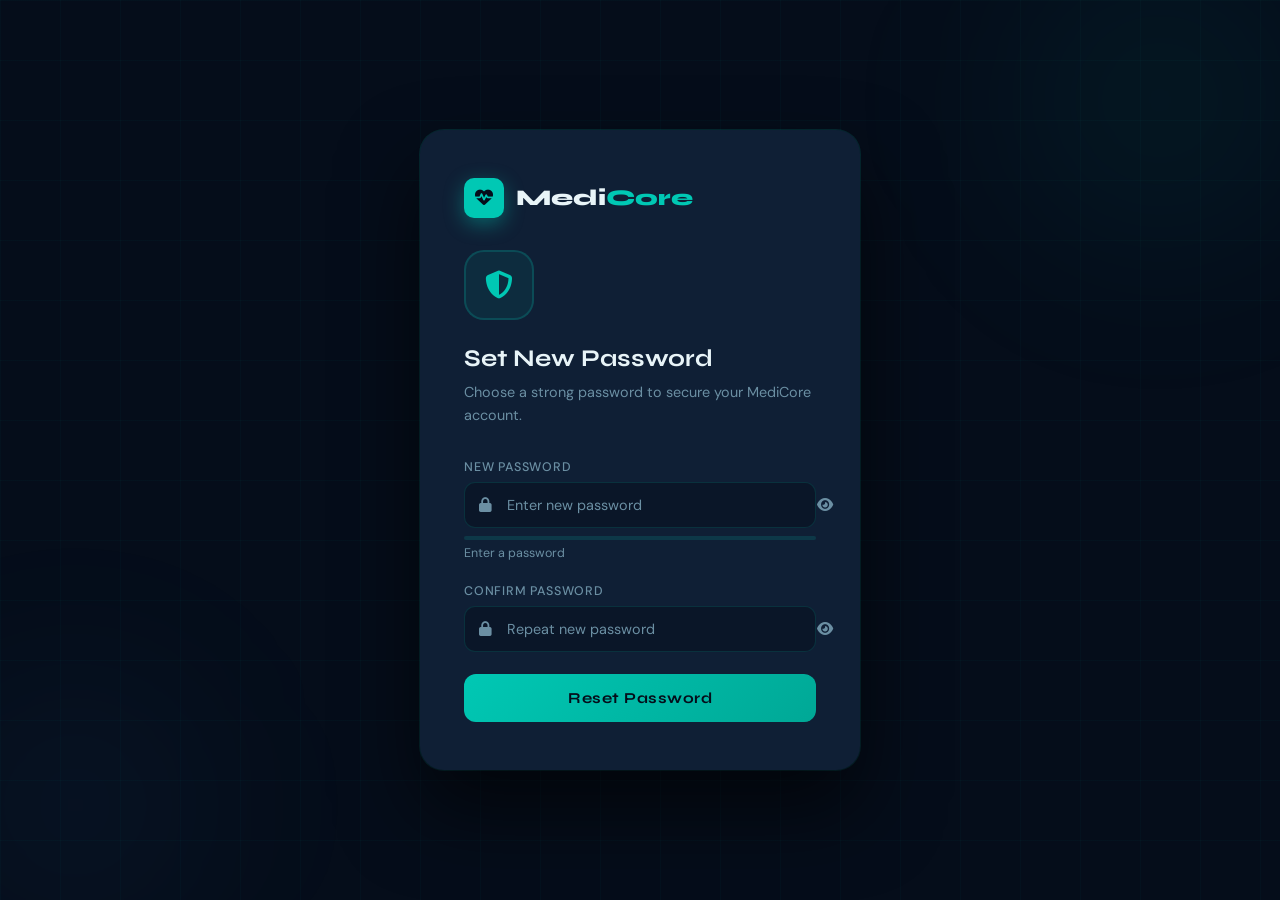
<file: frontend/reset-password.html>
<!doctype html>
<html lang="en">
  <head>
    <meta charset="UTF-8" />
    <meta name="viewport" content="width=device-width, initial-scale=1.0" />
    <title>MediCore — Reset Password</title>
    <link
      href="https://fonts.googleapis.com/css2?family=Syne:wght@400;600;700;800&family=DM+Sans:wght@300;400;500&display=swap"
      rel="stylesheet"
    />
    <link
      href="https://cdnjs.cloudflare.com/ajax/libs/font-awesome/6.4.2/css/all.min.css"
      rel="stylesheet"
    />
    <style>
      :root {
        --bg: #050d1a;
        --surface: #0a1628;
        --card: #0f1f35;
        --border: rgba(0, 200, 180, 0.15);
        --teal: #00c8b4;
        --teal-glow: rgba(0, 200, 180, 0.25);
        --text: #e8f4f8;
        --muted: #6b8fa3;
        --error: #ff6b8a;
      }
      * {
        box-sizing: border-box;
        margin: 0;
        padding: 0;
      }
      body {
        background: var(--bg);
        font-family: "DM Sans", sans-serif;
        color: var(--text);
        min-height: 100vh;
        display: flex;
        align-items: center;
        justify-content: center;
        padding: 20px;
        position: relative;
      }
      .bg-grid {
        position: fixed;
        inset: 0;
        background-image:
          linear-gradient(rgba(0, 200, 180, 0.03) 1px, transparent 1px),
          linear-gradient(90deg, rgba(0, 200, 180, 0.03) 1px, transparent 1px);
        background-size: 60px 60px;
        pointer-events: none;
      }
      .bg-orb {
        position: fixed;
        border-radius: 50%;
        filter: blur(90px);
        pointer-events: none;
      }
      .bg-orb-1 {
        width: 400px;
        height: 400px;
        background: radial-gradient(
          circle,
          rgba(0, 200, 180, 0.1),
          transparent 70%
        );
        top: -100px;
        right: -80px;
      }
      .bg-orb-2 {
        width: 350px;
        height: 350px;
        background: radial-gradient(
          circle,
          rgba(79, 172, 254, 0.08),
          transparent 70%
        );
        bottom: -80px;
        left: -100px;
      }
      .box {
        position: relative;
        z-index: 10;
        background: var(--card);
        border-radius: 24px;
        box-shadow:
          0 40px 80px rgba(0, 0, 0, 0.6),
          0 0 0 1px var(--border);
        width: 100%;
        max-width: 440px;
        padding: 48px 44px;
      }
      .brand {
        display: flex;
        align-items: center;
        gap: 12px;
        margin-bottom: 32px;
      }
      .brand-icon {
        width: 40px;
        height: 40px;
        background: var(--teal);
        border-radius: 10px;
        display: flex;
        align-items: center;
        justify-content: center;
        font-size: 18px;
        color: #050d1a;
        box-shadow: 0 6px 20px rgba(0, 200, 180, 0.4);
      }
      .brand-name {
        font-family: "Syne", sans-serif;
        font-size: 1.4rem;
        font-weight: 800;
      }
      .brand-name span {
        color: var(--teal);
      }
      .icon-wrap {
        width: 70px;
        height: 70px;
        background: rgba(0, 200, 180, 0.08);
        border: 2px solid rgba(0, 200, 180, 0.2);
        border-radius: 20px;
        display: flex;
        align-items: center;
        justify-content: center;
        font-size: 28px;
        color: var(--teal);
        margin-bottom: 24px;
      }
      h1 {
        font-family: "Syne", sans-serif;
        font-size: 1.5rem;
        font-weight: 700;
        margin-bottom: 8px;
      }
      .sub {
        color: var(--muted);
        font-size: 0.9rem;
        line-height: 1.6;
        margin-bottom: 32px;
      }
      .field {
        margin-bottom: 22px;
      }
      .field label {
        display: block;
        font-size: 0.78rem;
        font-weight: 500;
        color: var(--muted);
        margin-bottom: 7px;
        text-transform: uppercase;
        letter-spacing: 0.8px;
      }
      .field-wrap {
        position: relative;
      }
      .field-wrap i {
        position: absolute;
        left: 15px;
        top: 50%;
        transform: translateY(-50%);
        color: var(--muted);
        font-size: 0.9rem;
        pointer-events: none;
        transition: 0.3s;
        z-index: 1;
      }
      .field input {
        width: 100%;
        background: var(--surface);
        border: 1.5px solid var(--border);
        border-radius: 11px;
        padding: 13px 14px 13px 42px;
        color: var(--text);
        font-family: "DM Sans", sans-serif;
        font-size: 0.9rem;
        transition: all 0.3s;
        outline: none;
      }
      .field input::placeholder {
        color: var(--muted);
      }
      .field input:focus {
        border-color: var(--teal);
        background: rgba(0, 200, 180, 0.04);
        box-shadow: 0 0 0 4px var(--teal-glow);
      }
      .field-wrap:focus-within i {
        color: var(--teal);
      }
      .strength {
        height: 4px;
        border-radius: 2px;
        margin-top: 8px;
        background: var(--border);
        overflow: hidden;
      }
      .strength-bar {
        height: 100%;
        border-radius: 2px;
        transition: all 0.4s;
        width: 0;
      }
      .strength-label {
        font-size: 0.78rem;
        color: var(--muted);
        margin-top: 5px;
      }
      .alert {
        border-radius: 10px;
        padding: 12px 16px;
        margin-bottom: 20px;
        font-size: 0.875rem;
        display: none;
        align-items: center;
        gap: 8px;
      }
      .alert-error {
        background: rgba(255, 107, 138, 0.08);
        border: 1px solid rgba(255, 107, 138, 0.3);
        color: var(--error);
      }
      .alert-success {
        background: rgba(0, 200, 180, 0.08);
        border: 1px solid rgba(0, 200, 180, 0.3);
        color: var(--teal);
      }
      .btn-main {
        width: 100%;
        padding: 15px;
        border: none;
        border-radius: 12px;
        background: linear-gradient(135deg, var(--teal), #00a896);
        color: #050d1a;
        font-family: "Syne", sans-serif;
        font-weight: 700;
        font-size: 0.95rem;
        letter-spacing: 0.5px;
        cursor: pointer;
        transition: all 0.3s;
      }
      .btn-main:hover {
        transform: translateY(-2px);
        box-shadow: 0 12px 30px rgba(0, 200, 180, 0.4);
      }
      .btn-main.loading {
        pointer-events: none;
        opacity: 0.7;
      }
      .spinner {
        display: inline-block;
        width: 16px;
        height: 16px;
        border: 2px solid rgba(5, 13, 26, 0.3);
        border-top-color: #050d1a;
        border-radius: 50%;
        animation: spin 0.8s linear infinite;
        vertical-align: middle;
        margin-right: 8px;
      }
      @keyframes spin {
        to {
          transform: rotate(360deg);
        }
      }
      .toggle-pass {
        position: absolute;
        right: 14px;
        top: 50%;
        transform: translateY(-50%);
        color: var(--muted);
        cursor: pointer;
        font-size: 0.9rem;
        z-index: 2;
        background: none;
        border: none;
        transition: 0.2s;
      }
      .toggle-pass:hover {
        color: var(--teal);
      }
      @media (max-width: 480px) {
        .box {
          padding: 36px 24px;
        }
      }
    </style>
  </head>
  <body>
    <div class="bg-grid"></div>
    <div class="bg-orb bg-orb-1"></div>
    <div class="bg-orb bg-orb-2"></div>
    <div class="box">
      <div class="brand">
        <div class="brand-icon"><i class="fas fa-heartbeat"></i></div>
        <div class="brand-name">Medi<span>Core</span></div>
      </div>
      <div class="icon-wrap"><i class="fas fa-shield-alt"></i></div>
      <h1>Set New Password</h1>
      <p class="sub">
        Choose a strong password to secure your MediCore account.
      </p>

      <div id="errorBox" class="alert alert-error">
        <i class="fas fa-exclamation-circle"></i><span id="errorText"></span>
      </div>
      <div id="successBox" class="alert alert-success">
        <i class="fas fa-check-circle"></i><span id="successText"></span>
      </div>

      <form id="resetForm">
        <div class="field">
          <label>New Password</label>
          <div class="field-wrap">
            <input
              type="password"
              id="newPassword"
              placeholder="Enter new password"
              required
            />
            <i class="fas fa-lock"></i>
            <button
              type="button"
              class="toggle-pass"
              onclick="togglePw('newPassword', this)"
            >
              <i class="fas fa-eye"></i>
            </button>
          </div>
          <div class="strength"><div class="strength-bar" id="sBar"></div></div>
          <div class="strength-label" id="sLabel">Enter a password</div>
        </div>
        <div class="field">
          <label>Confirm Password</label>
          <div class="field-wrap">
            <input
              type="password"
              id="confirmPassword"
              placeholder="Repeat new password"
              required
            />
            <i class="fas fa-lock"></i>
            <button
              type="button"
              class="toggle-pass"
              onclick="togglePw('confirmPassword', this)"
            >
              <i class="fas fa-eye"></i>
            </button>
          </div>
        </div>
        <button type="submit" class="btn-main" id="resetBtn">
          Reset Password
        </button>
      </form>
    </div>

    <script>
   async function resetPassword() {

  const password = document.getElementById("newPassword").value;
  const confirmPassword = document.getElementById("confirmPassword").value;

  const token = new URLSearchParams(window.location.search).get("token");

  if (!password || !confirmPassword) {
    alert("Please fill all fields");
    return;
  }

  if (password !== confirmPassword) {
    alert("Passwords do not match");
    return;
  }

  if (!token) {
    alert("Token missing");
    return;
  }

  try {

    const res = await fetch(
      `https://medicore-p9x7.onrender.com/api/auth/reset-password?token=${encodeURIComponent(token)}&password=${encodeURIComponent(password)}`,
      {
        method: "POST",
      }
    );

    console.log("STATUS:", res.status);

    // SUCCESS
    if (res.status === 200) {

      alert("✅ Password reset successfully");

      setTimeout(() => {
        window.location.href = "index.html";
      }, 1000);

    } else {

      const text = await res.text();
      alert("❌ " + text);

    }

  } catch (e) {

    console.error("ERROR:", e);
    alert("✅ Password reset successfully");
    setTimeout(() => {
        window.location.href = "index.html";
      }, 1000);

  }
}

document
  .getElementById("resetForm")
  .addEventListener("submit", async function (e) {

    e.preventDefault();
    await resetPassword();

  });
    </script>
  </body>
</html>
</file>
